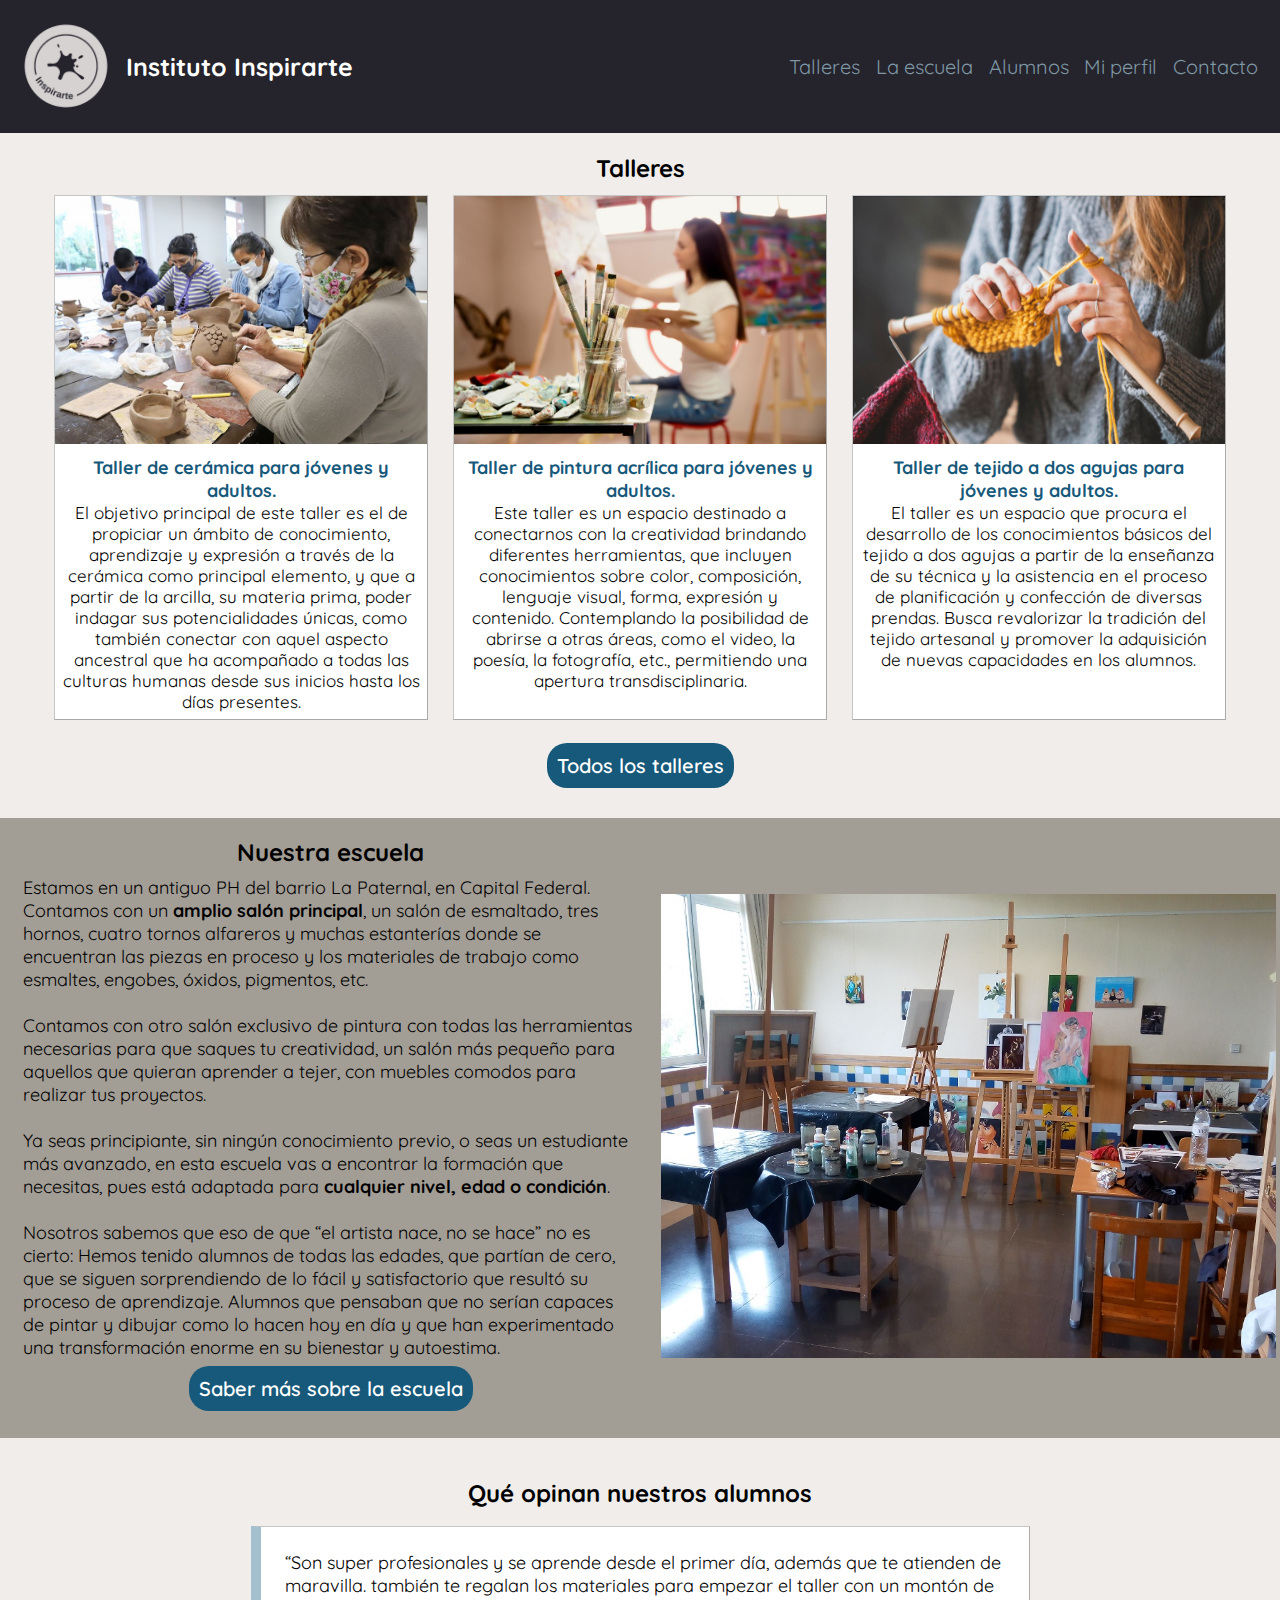
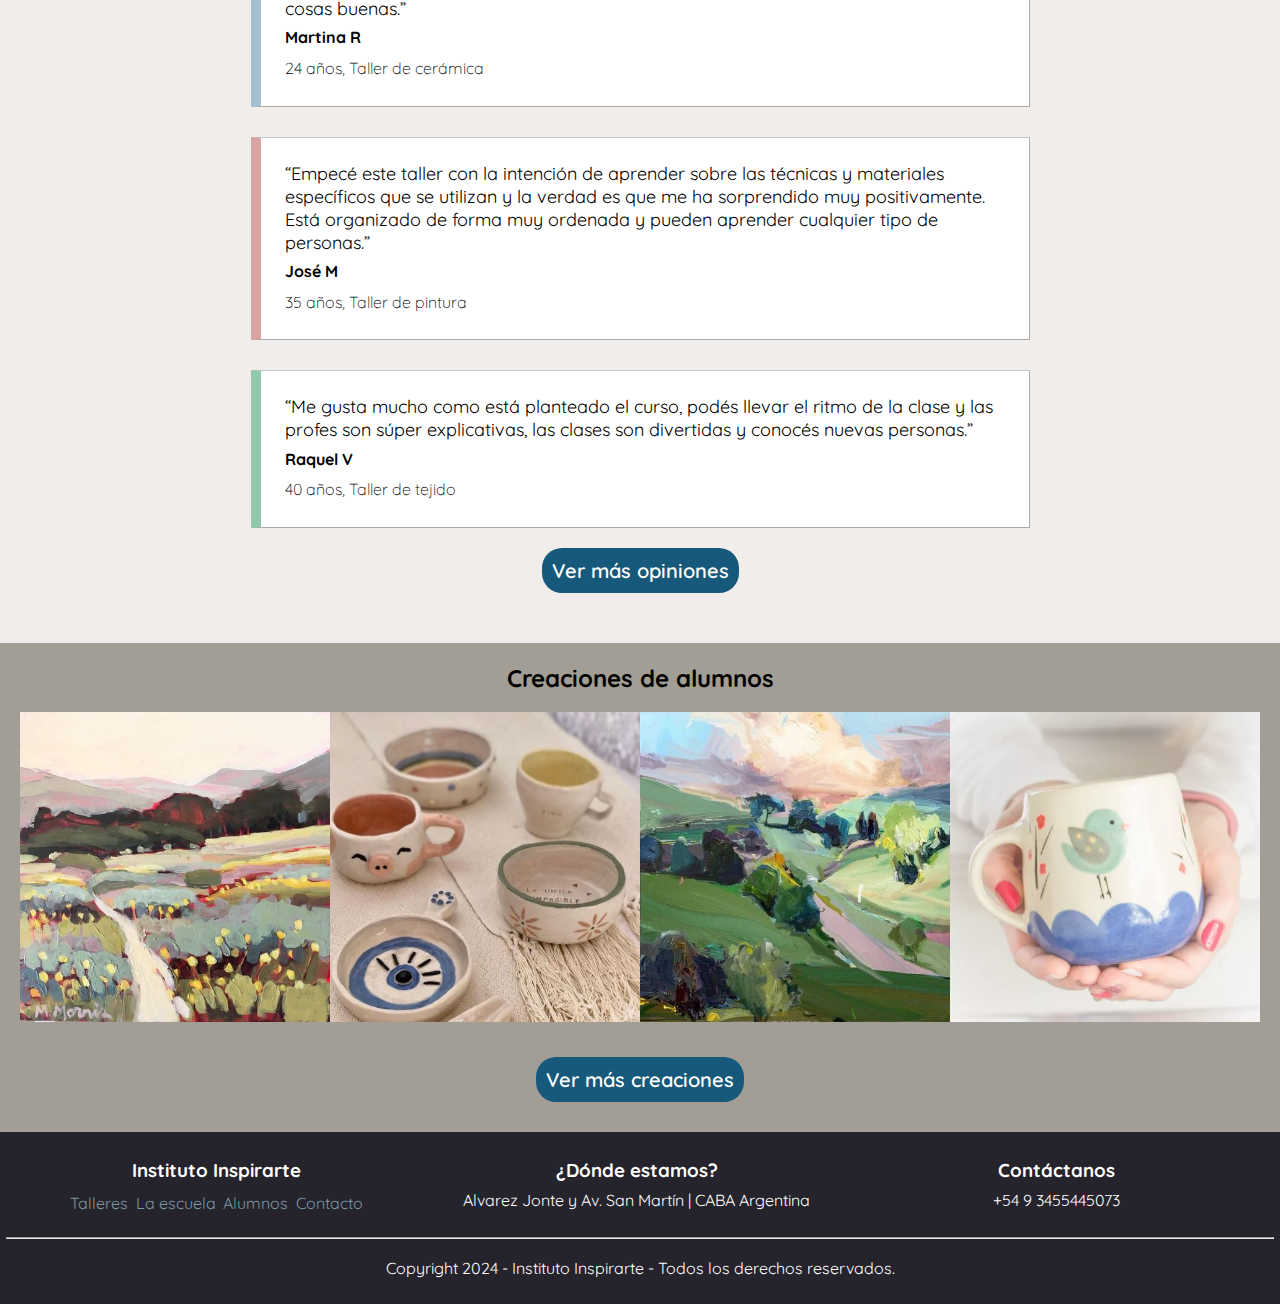
<file: index.html>
<!DOCTYPE html>
<html lang="en">
<head>
    <link rel="preconnect" href="https://fonts.googleapis.com">
    <link rel="preconnect" href="https://fonts.gstatic.com" crossorigin>
    <link href="https://fonts.googleapis.com/css2?family=Quicksand:wght@300..700&display=swap" rel="stylesheet">
    <meta name="viewport" content="width=device-width, initial-scale=1.0">

    <title>Instituto InspirArte</title>
    <link rel="stylesheet" href="CSS/style.css" />
</head>
<body>
    <header class="flex">
        <div class="flex">
          <img src="image/logo.png" class="logo" alt="Logo"/>
     
          <a href="index.html"><h1 class="titulo">Instituto Inspirarte</h1></a>
        </div>
         
         <nav class="navbar flex">
             <ul class="flex">
                 <li><a href="talleres.html">Talleres</a></li>
                 <li><a href="la-escuela.html">La escuela</a></li>
                 <li><a href="alumnos.html">Alumnos</a></li>
                 <li><a href="mi-perfil.html">Mi perfil</a></li>
                 <li><a href="contacto.html">Contacto</a></li>
             </ul>
         </nav>
 
     </header>

<article class=" articulo1 flex bg-light-grey">
    <h2>Talleres</h2>
  <div class="flex">
    <section class="primera-seccion">
       
        <img src="image/taller-de-ceramica.jpg" alt="Taller de cerámica"/>
       <div>
          <a href="talleres2.html#taller-ceramica"><strong>Taller de cerámica para jóvenes y adultos.</strong></a>
          <p>El objetivo principal de este taller es el de propiciar un ámbito de conocimiento, aprendizaje y expresión a través de la cerámica como principal elemento, y que a partir de la arcilla, su materia prima,  poder indagar sus potencialidades únicas, como también conectar con aquel aspecto ancestral que ha acompañado a todas las culturas humanas desde sus inicios hasta los días presentes.</p>
       </div>
    </section>
    <section class="primera-seccion">
        
        <img src="image/taller_de_pintura.jpeg" alt="Taller de pintura"/>
        <div>
          <a href="talleres2.html#taller-pintura"><strong>Taller de pintura acrílica para jóvenes y adultos.</strong></a>
          <p>Este taller es un espacio destinado a conectarnos con la creatividad brindando diferentes herramientas, que incluyen conocimientos sobre color, composición, lenguaje visual, forma, expresión y contenido. Contemplando la posibilidad de abrirse a otras áreas, como el video, la poesía, la fotografía, etc., permitiendo una apertura transdisciplinaria.</p>
        </div>
    </section>
    <section class="primera-seccion">
        
        <img src="image/taller_de_tejido.jpeg" alt="Taller de tejido"/>
        <div>
          <a href="talleres2.html#taller-tejido"><strong>Taller de tejido a dos agujas para jóvenes y adultos.</strong></a>
          <p>El taller es un espacio que procura el desarrollo de los conocimientos básicos del tejido a dos agujas a partir de la enseñanza de su técnica y la asistencia en el proceso de planificación y confección de diversas prendas. Busca revalorizar la tradición del tejido artesanal y promover la adquisición de nuevas capacidades en los alumnos.</p>
        </div>
    </section>

  </div>  

    <div  class="div-aa"><a  class="div-a" href="talleres.html">Todos los talleres</a></div>
</article>

<article class=" articulo2 flex bg-grey">
    <section class="nuestra-escuela">
        <h2>Nuestra escuela</h2>
        <p>
            Estamos en un antiguo PH del barrio La Paternal, en Capital Federal. Contamos con un <b>amplio salón principal</b>, un salón de esmaltado, tres hornos, cuatro tornos alfareros y muchas estanterías donde se encuentran las piezas en proceso y los materiales de trabajo como esmaltes, engobes, óxidos, pigmentos, etc. 
            <br>
            <br>
            Contamos con otro salón exclusivo de pintura con todas las herramientas necesarias para que saques tu creatividad, un salón más pequeño para aquellos que quieran aprender a tejer, con muebles comodos para realizar tus proyectos.
            <br>
            <br>
            Ya seas principiante, sin ningún conocimiento previo, o seas un estudiante más avanzado, en esta escuela vas a encontrar la formación que necesitas, pues está adaptada para <strong>cualquier nivel, edad o condición</strong>.
            <br>
            <br>
            Nosotros sabemos que eso de que “el artista nace, no se hace” no es cierto: Hemos tenido alumnos de todas las edades, que partían de cero, que se siguen sorprendiendo de lo fácil y satisfactorio que resultó su proceso de aprendizaje. Alumnos que pensaban que no serían capaces de pintar y dibujar como lo hacen hoy en día y que han experimentado una transformación enorme en su bienestar y autoestima.
            
        </p>
        <div class="div-aa"><a  class="div-a button-white" href="la-escuela.html">Saber más sobre la escuela</a></div>
    </section>

    <section class="imagen-escuela">
        <img src="image/taller-de-pintura2.jpg" alt="Taller de pintura 2">

    </section>
   
</article>

<article class="articulo3 bg-light-grey">
 <h2>Qué opinan nuestros alumnos</h2>
 <section id ="color-borde1" class="seccion-opiniones">
    <p>
        <q>Son super profesionales y se aprende desde el primer día, además que te atienden de maravilla. también te regalan los materiales para empezar el taller con un montón de cosas buenas.</q>
    </p>
    <h4>Martina R</h4>
    <p class="lighter">24 años, Taller de cerámica</p>
 </section>
 <section id ="color-borde2" class="seccion-opiniones">
    <p>
       <q>Empecé este taller con la intención de aprender sobre las técnicas y materiales específicos que se utilizan y la verdad es que me ha sorprendido muy positivamente. Está organizado de forma muy ordenada y pueden aprender cualquier tipo de personas.</q>
    </p>
    <h4>José M</h4>
    <p class="lighter">35 años, Taller de pintura</p>
 </section>
 
 <section id ="color-borde3" class="seccion-opiniones">
    <p>
          <q>Me gusta mucho como está planteado el curso, podés llevar el ritmo de la clase y las profes son súper explicativas, las clases son divertidas y conocés nuevas personas.</q>
    </p>
    <h4>Raquel V</h4>
    <p class="lighter">40 años, Taller de tejido</p>
 </section>

 <div class="div-aa"><a class="div-a" href="alumnos.html#opiniones">Ver más opiniones</a></div>

</article>

<article class=" articulo4 flex bg-grey">
    <h2>
        Creaciones de alumnos

    </h2>
    <div class="flex">
        <section class="seccion-creaciones">
          <img src="image/creacion1.jpg" alt="creacion alumnos">
        </section>
       
        <section class="seccion-creaciones">
           <img src="image/creacion2.jpg" alt="creacion alumnos">
        </section>
       
        <section class="seccion-creaciones">
          <img src="image/creacion3.jpg" alt="creacion alumnos">
        </section>
       
        <section class="seccion-creaciones">
           <img src="image/creacion4.webp" alt="creacion alumnos">
        </section>

    </div>
   
        
    <div class="div-aa"><a  class="div-a button-white" href="alumnos.html#creaciones">Ver más creaciones</a></div>
</article>

<footer class="flex">
<div class="flex">
    <section class="seccion-footer">
        <h3>Instituto Inspirarte</h3>
        <nav class="flex">
            <a href="talleres.html">Talleres</a>
            <a href="la-escuela.html">La escuela</a>
            <a href="alumnos.html">Alumnos</a>
            <a href="contacto.html">Contacto</a>
        </nav>
    
    </section>
    <section class="seccion-footer">
        <h3>¿Dónde estamos?</h3>
        <p>Alvarez Jonte y Av. San Martín | CABA Argentina</p>
    </section>

    <section class="seccion-footer">
        <h3>Contáctanos</h3>
        <p>+54 9 3455445073</p>
    </section>
</div>   

<div>
    <hr>
    <p class="copy">Copyright 2024 - Instituto Inspirarte - Todos los derechos reservados.</p>
</div>


</footer>





















    
</body>
</html>
</file>
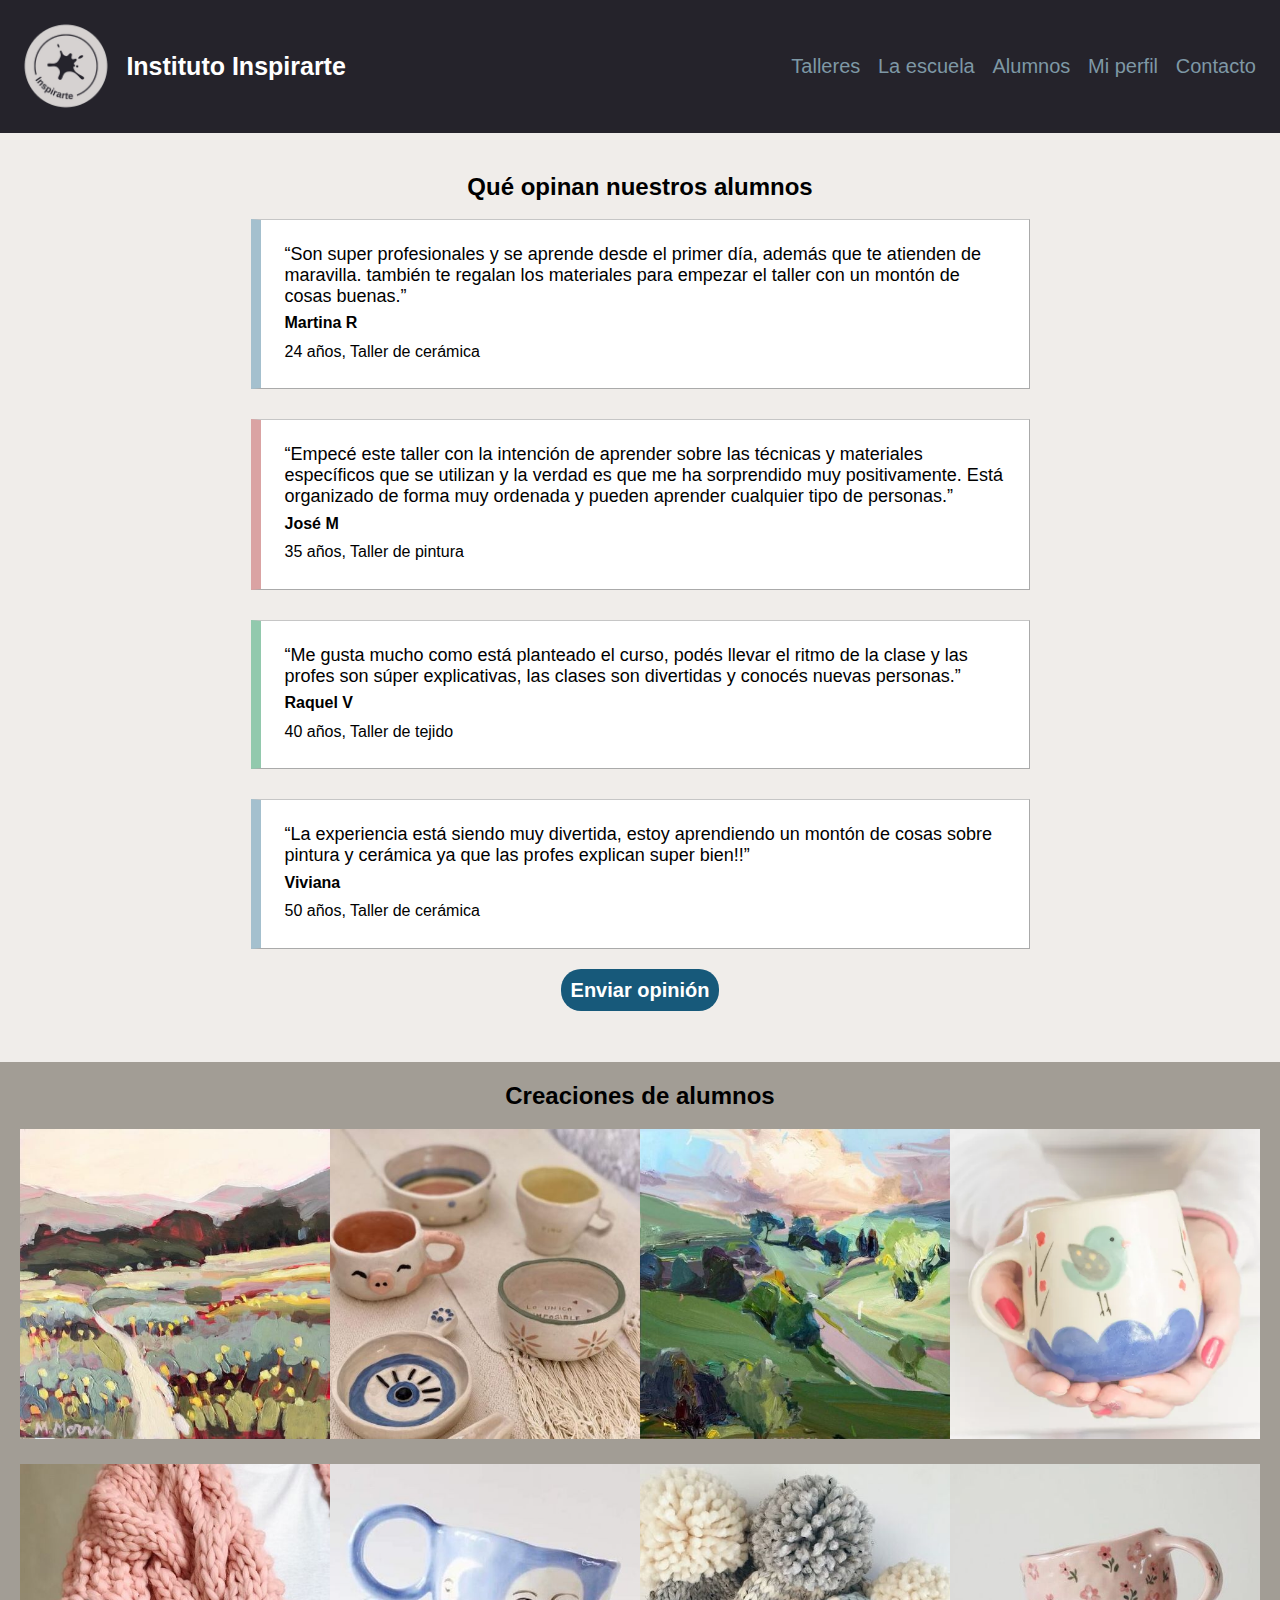
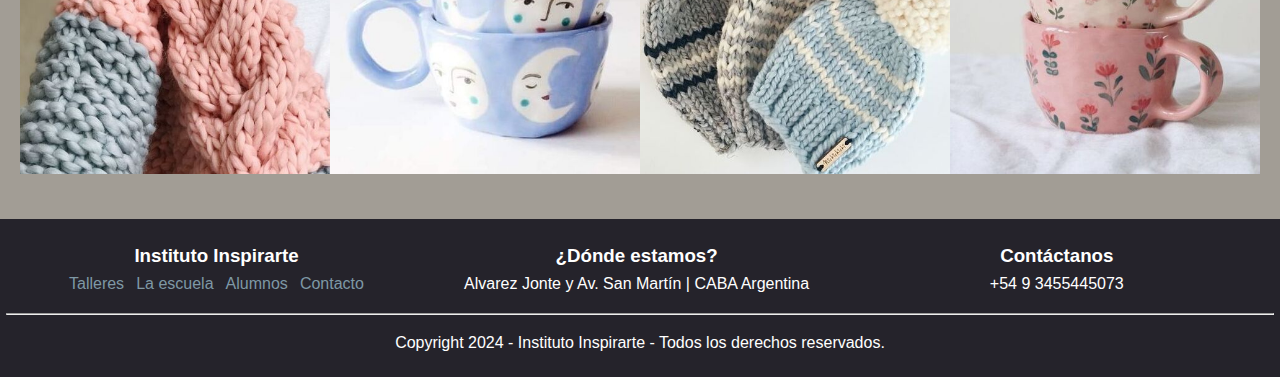
<file: alumnos.html>
<!DOCTYPE html>
<html lang="en">
<head>
    
    <title>Alumnos</title>
    <link rel="stylesheet" href="CSS/style.css" />
    <meta name="viewport" content="width=device-width, initial-scale=1.0">
</head>
<body>
    <header class="flex">
        <div class="flex">
          <img src="image/logo.png" class="logo" alt="Logo"/>
     
          <a href="index.html"><h1 class="titulo">Instituto Inspirarte</h1></a>
        </div>
         
         <nav class="navbar flex">
             <ul class="flex">
                 <li><a href="talleres.html">Talleres</a></li>
                 <li><a href="la-escuela.html">La escuela</a></li>
                 <li><a href="alumnos.html">Alumnos</a></li>
                 <li><a href="mi-perfil.html">Mi perfil</a></li>
                 <li><a href="contacto.html">Contacto</a></li>
             </ul>
         </nav>
 
     </header>


    <article class="articulo3 bg-light-grey">
        <h2 id="opiniones">Qué opinan nuestros alumnos</h2>
        <section id ="color-borde1" class="seccion-opiniones">
           <p>
               <q>Son super profesionales y se aprende desde el primer día, además que te atienden de maravilla. también te regalan los materiales para empezar el taller con un montón de cosas buenas.</q>
           </p>
           <h4>Martina R</h4>
           <p class="lighter">24 años, Taller de cerámica</p>
        </section>
        <section id ="color-borde2" class="seccion-opiniones">
           <p>
              <q>Empecé este taller con la intención de aprender sobre las técnicas y materiales específicos que se utilizan y la verdad es que me ha sorprendido muy positivamente. Está organizado de forma muy ordenada y pueden aprender cualquier tipo de personas.</q>
           </p>
           <h4>José M</h4>
           <p class="lighter">35 años, Taller de pintura</p>
        </section>
        
        <section id ="color-borde3" class="seccion-opiniones">
           <p>
                 <q>Me gusta mucho como está planteado el curso, podés llevar el ritmo de la clase y las profes son súper explicativas, las clases son divertidas y conocés nuevas personas.</q>
           </p>
           <h4>Raquel V</h4>
           <p class="lighter">40 años, Taller de tejido</p>
        </section>

        <section id="color-borde4" class="seccion-opiniones">
            <p>
                <q>La experiencia está siendo muy divertida, estoy aprendiendo un montón de cosas sobre pintura y cerámica ya que las profes explican super bien!!</q>
            </p>
            <h4>Viviana</h4>
            <p class="lighter">50 años, Taller de cerámica</p>
         </section>

         <div class="div-aa"><a  class="div-a" href="opiniones.html">Enviar opinión</a></div>

       </article>


       <article class="articulo4 flex bg-grey">
        <h2 id="creaciones">
            Creaciones de alumnos
    
        </h2>
        <div class="flex">
            <section class="seccion-creaciones" >
                <img src="image/creacion1.jpg" alt="creacion alumnos">
               </section>
           
               <section class="seccion-creaciones">
                 <img src="image/creacion2.jpg" alt="creacion alumnos">
               </section>
           
               <section class="seccion-creaciones">
                 <img src="image/creacion3.jpg" alt="creacion alumnos">
               </section>
           
               <section class="seccion-creaciones">
                <img src="image/creacion4.webp" alt="creacion alumnos">
               </section>
        </div>
        <div class="flex">
       
            <section class="seccion-creaciones">
             <img src="image/creacion5.jpg" alt="creacion alumnos">
            </section>
              
            <section class="seccion-creaciones">
              <img src="image/creacion6.jpg" alt="creacion alumnos">
            </section>
              
            <section class="seccion-creaciones">
             <img src="image/creacion7.jpg" alt="creacion alumnos">
            </section>
              
            <section class="seccion-creaciones">
              <img src="image/creacion8.jpg" alt="creacion alumnos">
            </section>
        </div>
       
            
        
    </article>




    <footer class="flex">
        <div class="flex">
            <section class="seccion-footer">
                <h3>Instituto Inspirarte</h3>
                <nav>
                    <a href="talleres.html">Talleres</a>
                    <a href="la-escuela.html">La escuela</a>
                    <a href="alumnos.html">Alumnos</a>
                    <a href="contacto.html">Contacto</a>
                </nav>
            
            </section>
            <section class="seccion-footer">
                <h3>¿Dónde estamos?</h3>
                <p>Alvarez Jonte y Av. San Martín | CABA Argentina</p>
            </section>
        
            <section class="seccion-footer">
                <h3>Contáctanos</h3>
                <p>+54 9 3455445073</p>
            </section>
        </div>   
        
        <div>
            <hr>
            <p class="copy">Copyright 2024 - Instituto Inspirarte - Todos los derechos reservados.</p>
        </div>
        
        
        </footer>
















</body>
</html>
</file>
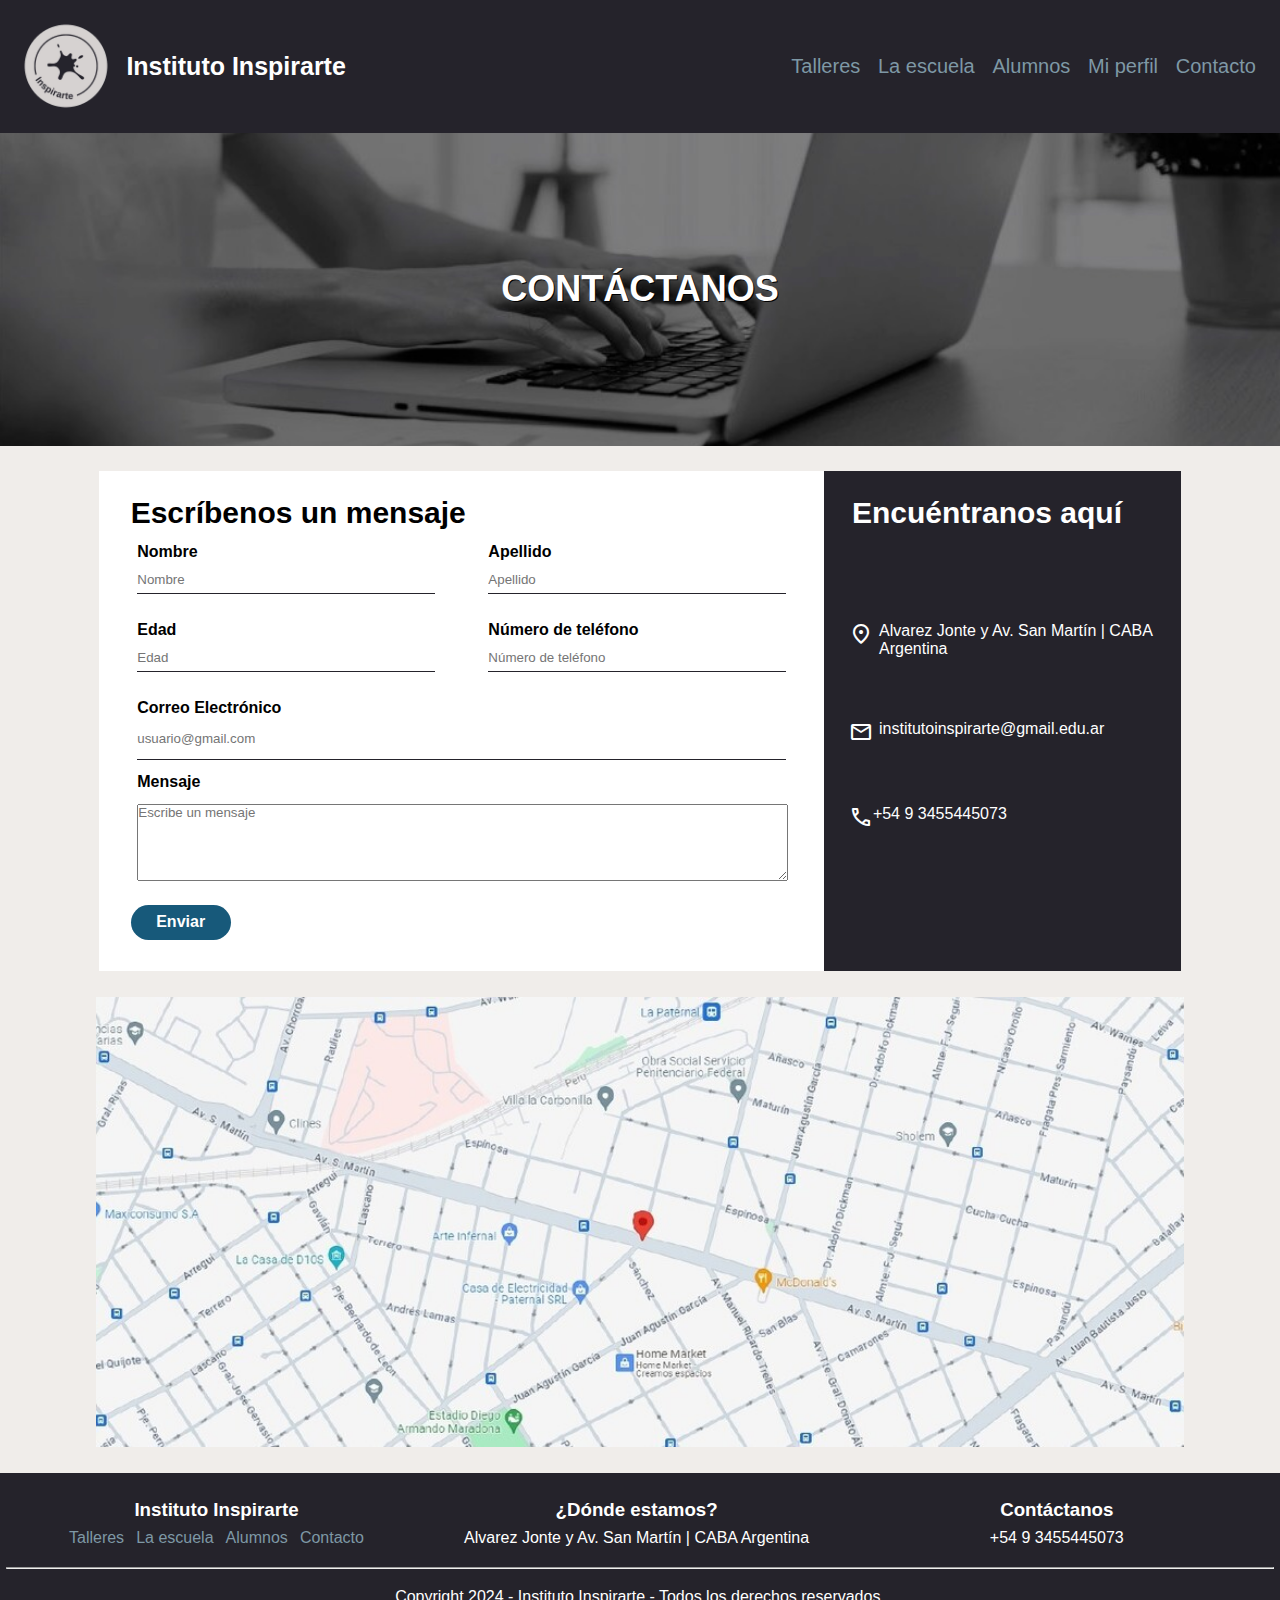
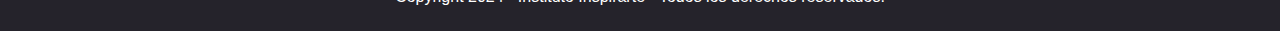
<file: contacto.html>
<!DOCTYPE html>
<html lang="en">
<head>

    <link rel="stylesheet" href="https://fonts.googleapis.com/css2?family=Material+Symbols+Outlined:opsz,wght,FILL,GRAD@20..48,100..700,0..1,-50..200" />
    
    <title>Contacto</title>
    <link rel="stylesheet" href="CSS/style.css" />
    <meta name="viewport" content="width=device-width, initial-scale=1.0">
</head>
<body>
    <header class="flex">
        <div class="flex">
          <img src="image/logo.png" class="logo" alt="Logo"/>
     
          <a href="index.html"><h1 class="titulo">Instituto Inspirarte</h1></a>
        </div>
         
         <nav class="navbar flex">
             <ul class="flex">
                 <li><a href="talleres.html">Talleres</a></li>
                 <li><a href="la-escuela.html">La escuela</a></li>
                 <li><a href="alumnos.html">Alumnos</a></li>
                 <li><a href="mi-perfil.html">Mi perfil</a></li>
                 <li><a href="contacto.html">Contacto</a></li>
             </ul>
         </nav>
 
    </header>



    <section class="bg-blue img-contact flex">
        <h1>Contáctanos</h1>

    </section>




    <section class="contact bg-light-grey flex">

        <div class="bg-white container-white">
            <div class="form-title">
                <h1>
                    Escríbenos un mensaje
                </h1>
            </div>
            
            <form autocomplete="off" class="bg-white">

                <div class="box-info flex">
                    <div class="info"> 
                        <label for="name">Nombre</label>
              
                        <input type="text" id="name" placeholder="Nombre" required/>
                      </div>
              
                      <div class="info">
                         <label for="last-name">Apellido</label>
              
                         <input type="text" id="last-name" placeholder="Apellido" required/>
                      </div>
                    </div> 
                    
                    <div class="box-info flex">

                        <div class="info">
                            <label for="age">Edad</label>
                 
                            <input type="number" id="age" placeholder="Edad" required />
                        </div>
                
                        <div class="info">
                            <label for="phone">Número de teléfono</label>
                 
                            <input type="tel" id="phone" placeholder="Número de teléfono" required />
                        </div>

                    </div>
              
                    <div class="box-info2 flex">
              
                      <div class="info">
                          <label for="email">Correo Electrónico</label>
               
                          <input type="email" id="email" placeholder="usuario@gmail.com" required />
                      </div>

                      <div class="info">
                         <label for="message">Mensaje</label>
             
                         <textarea id="message" rows="5" placeholder="Escribe un mensaje" ></textarea>
                      </div>

                    </div>


                    <div>
                        <button>Enviar</button>
                    </div>
                    
                      
                </div>
    
                
               
            </form>

        </div>
       

        <div class="bg-blue container-blue flex">

            <div class="form-title2">
                <h1>Encuéntranos aquí</h1>
            </div>

           <div class="box-info-contact">
            <div class="flex info-contact">

                <span class="material-symbols-outlined icon">
                    location_on
                </span>
               <p>Alvarez Jonte y Av. San Martín | CABA Argentina</p>

            </div>

            <div class="flex info-contact">
                <span class="material-symbols-outlined icon">
                    mail
                </span>
                
               <p>institutoinspirarte@gmail.edu.ar</p>
            </div>

            <div class="flex info-contact">
                <span class="material-symbols-outlined ">
                    call
                </span>
                <p>+54 9 3455445073</p>
            </div>
           </div>
           


        </div>
    </section>


    <div  class="bg-light-grey flex maps">
        <img src="image/maps.jpg" alt="Google Maps">

    </div>



   


    <footer class="flex">
        <div class="flex">
            <section class="seccion-footer">
                <h3>Instituto Inspirarte</h3>
                <nav>
                    <a href="talleres.html">Talleres</a>
                    <a href="Laescuela.html">La escuela</a>
                    <a href="alumnos.html">Alumnos</a>
                    <a href="contacto.html">Contacto</a>
                </nav>
            
            </section>
            <section class="seccion-footer">
                <h3>¿Dónde estamos?</h3>
                <p>Alvarez Jonte y Av. San Martín | CABA Argentina</p>
            </section>
        
            <section class="seccion-footer">
                <h3>Contáctanos</h3>
                <p>+54 9 3455445073</p>
            </section>
        </div>   
        
        <div>
            <hr>
            <p class="copy">Copyright 2024 - Instituto Inspirarte - Todos los derechos reservados.</p>
        </div>
        
        
        </footer>











</body>
</html>
</file>
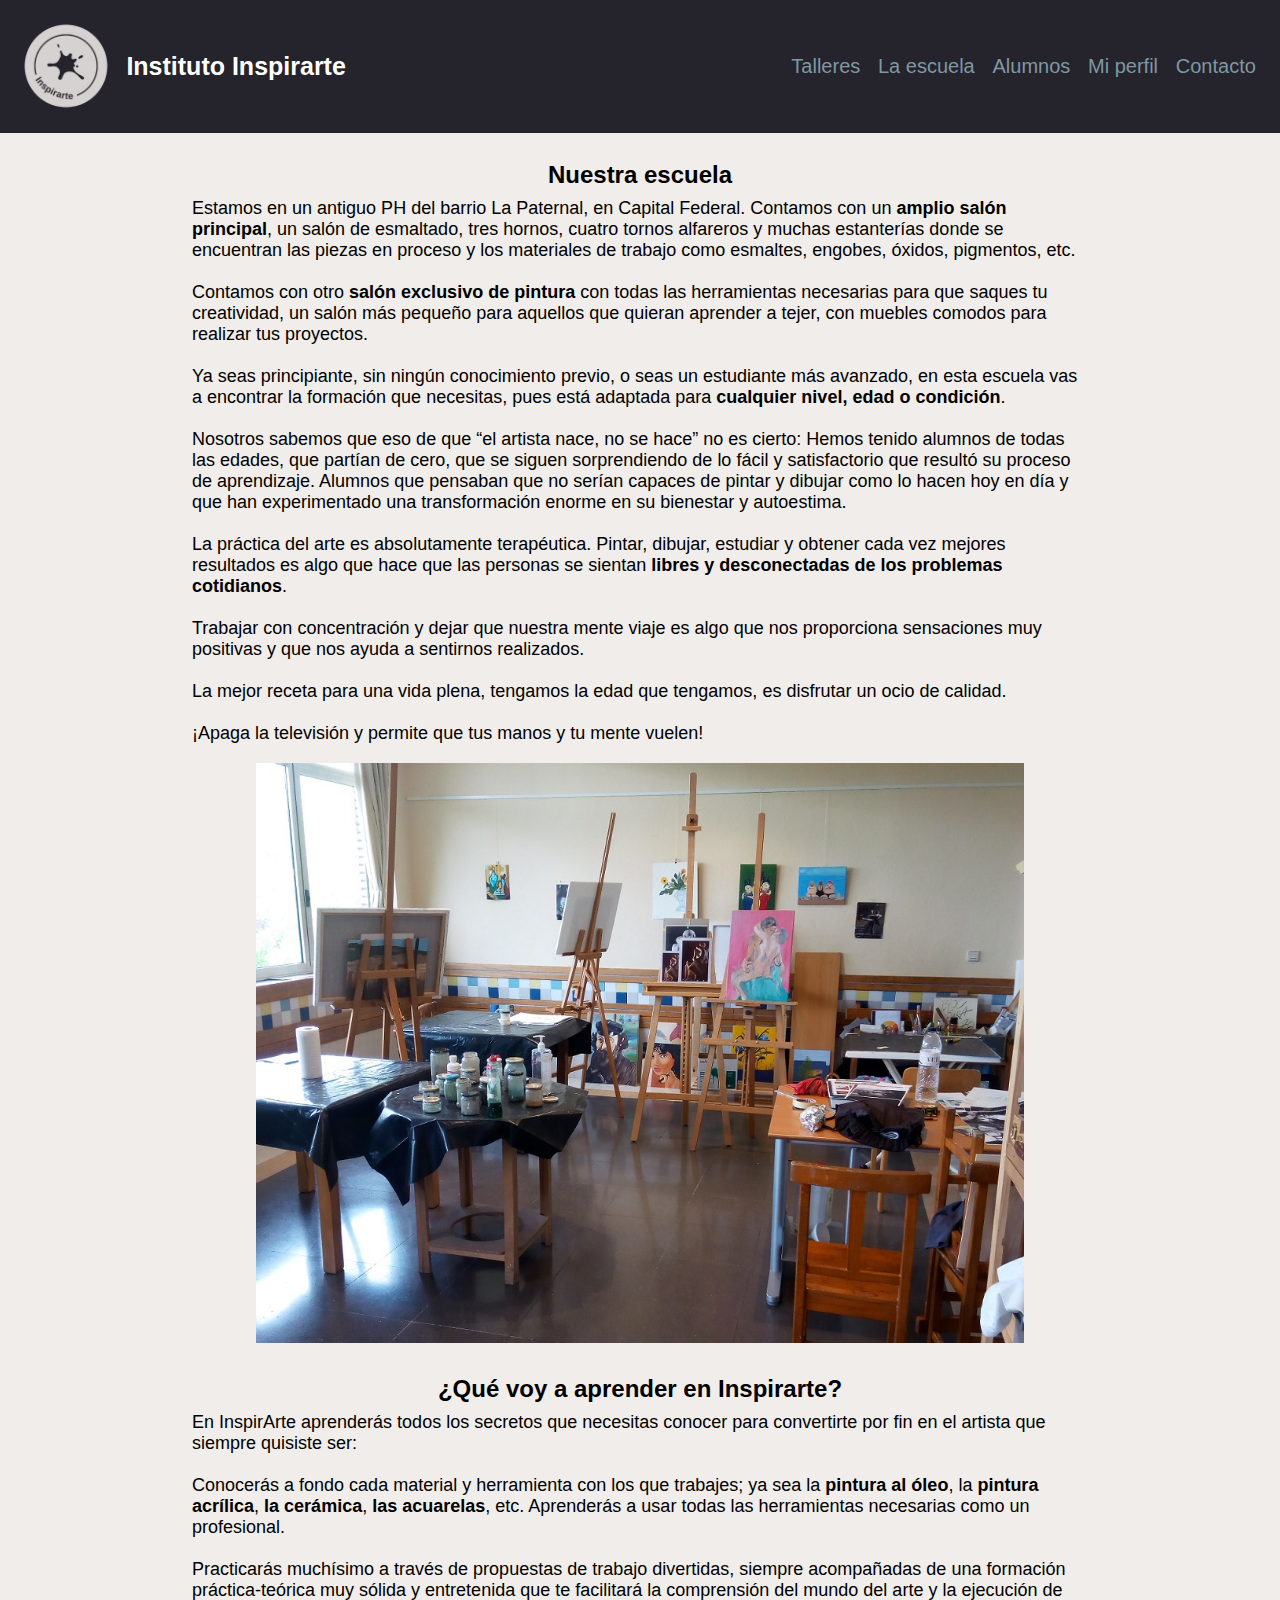
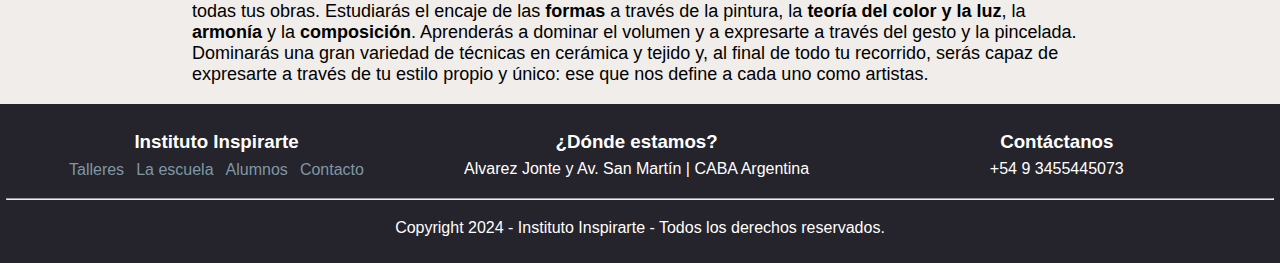
<file: la-escuela.html>
<!DOCTYPE html>
<html lang="en">
<head>
    
    <title>La escuela</title>
    <link rel="stylesheet" href="CSS/style.css" />
    <meta name="viewport" content="width=device-width, initial-scale=1.0">
</head>
<body>
    
    <header class="flex">
       <div class="flex">
         <img src="image/logo.png" class="logo" alt="Logo"/>
    
         <a href="index.html"><h1 class="titulo">Instituto Inspirarte</h1></a>
       </div>
        
        <nav class="navbar flex">
            <ul class="flex">
                <li><a href="talleres.html">Talleres</a></li>
                <li><a href="la-escuela.html">La escuela</a></li>
                <li><a href="alumnos.html">Alumnos</a></li>
                <li><a href="mi-perfil.html">Mi perfil</a></li>
                <li><a href="contacto.html">Contacto</a></li>
            </ul>
        </nav>

    </header>

    <article class="bg-light-grey">
        <section class="nuestra-escuela2">
            <h2>Nuestra escuela</h2>
            <p>
                Estamos en un antiguo PH del barrio La Paternal, en Capital Federal. Contamos con un <b>amplio salón principal</b>, un salón de esmaltado, tres hornos, cuatro tornos alfareros y muchas estanterías donde se encuentran las piezas en proceso y los materiales de trabajo como esmaltes, engobes, óxidos, pigmentos, etc. 
                <br>
                <br>
                Contamos con otro <b>salón exclusivo de pintura</b> con todas las herramientas necesarias para que saques tu creatividad, un salón más pequeño para aquellos que quieran aprender a tejer, con muebles comodos para realizar tus proyectos.
                <br>
                <br>
                Ya seas principiante, sin ningún conocimiento previo, o seas un estudiante más avanzado, en esta escuela vas a encontrar la formación que necesitas, pues está adaptada para <strong>cualquier nivel, edad o condición</strong>.
                <br>
                <br>
                Nosotros sabemos que eso de que “el artista nace, no se hace” no es cierto: Hemos tenido alumnos de todas las edades, que partían de cero, que se siguen sorprendiendo de lo fácil y satisfactorio que resultó su proceso de aprendizaje. Alumnos que pensaban que no serían capaces de pintar y dibujar como lo hacen hoy en día y que han experimentado una transformación enorme en su bienestar y autoestima.
                <br>
                <br>
                La práctica del arte es absolutamente terapéutica. Pintar, dibujar, estudiar y obtener cada vez mejores resultados es algo que hace que las personas se sientan <b>libres y desconectadas de los problemas cotidianos</b>.
                <br>
                <br>
                Trabajar con concentración y dejar que nuestra mente viaje es algo que nos proporciona sensaciones muy positivas y que nos ayuda a sentirnos realizados.
                <br>
                <br>
                La mejor receta para una vida plena, tengamos la edad que tengamos, es disfrutar un ocio de calidad.
                <br>
                <br>
                ¡Apaga la televisión y permite que tus manos y tu mente vuelen!
            </p>
            
        </section>
    
        <section class="imagen-escuela2">
            <img src="image/taller-de-pintura2.jpg" alt="Taller de pintura 2">
    
        </section>

        <section class="nuestra-escuela2">
            <h2>¿Qué voy a aprender en Inspirarte?</h2>
            <p>
                En InspirArte aprenderás todos los secretos que necesitas conocer para convertirte por fin en el artista que siempre quisiste ser:
                <br>
                <br>
                Conocerás a fondo cada material y herramienta con los que trabajes; ya sea la <b>pintura al óleo</b>, la <b>pintura acrílica</b>, <b>la cerámica</b>, <b>las acuarelas</b>, etc. Aprenderás a usar todas las herramientas necesarias como un profesional.
                <br>
                <br>
                Practicarás muchísimo a través de propuestas de trabajo divertidas, siempre acompañadas de una formación práctica-teórica muy sólida y entretenida que te facilitará la comprensión del mundo del arte y la ejecución de todas tus obras. Estudiarás el encaje de las <b>formas</b> a través de la pintura, la <b>teoría del color y la luz</b>, la <b>armonía</b> y la <b>composición</b>. Aprenderás a dominar el volumen y a expresarte a través del gesto y la pincelada. Dominarás una gran variedad de técnicas en cerámica y tejido y, al final de todo tu recorrido, serás capaz de expresarte a través de tu estilo propio y único: ese que nos define a cada uno como artistas.
            </p>
        </section>
       
    </article>






    <footer class="flex">
        <div class="flex">
            <section class="seccion-footer">
                <h3>Instituto Inspirarte</h3>
                <nav>
                    <a href="talleres.html">Talleres</a>
                    <a href="la-escuela.html">La escuela</a>
                    <a href="alumnos.html">Alumnos</a>
                    <a href="contacto.html">Contacto</a>
                </nav>
            
            </section>
            <section class="seccion-footer">
                <h3>¿Dónde estamos?</h3>
                <p>Alvarez Jonte y Av. San Martín | CABA Argentina</p>
            </section>
        
            <section class="seccion-footer">
                <h3>Contáctanos</h3>
                <p>+54 9 3455445073</p>
            </section>
        </div>   
        
        <div>
            <hr>
            <p class="copy">Copyright 2024 - Instituto Inspirarte - Todos los derechos reservados.</p>
        </div>
        
        
        </footer>















</body>
</html>
</file>
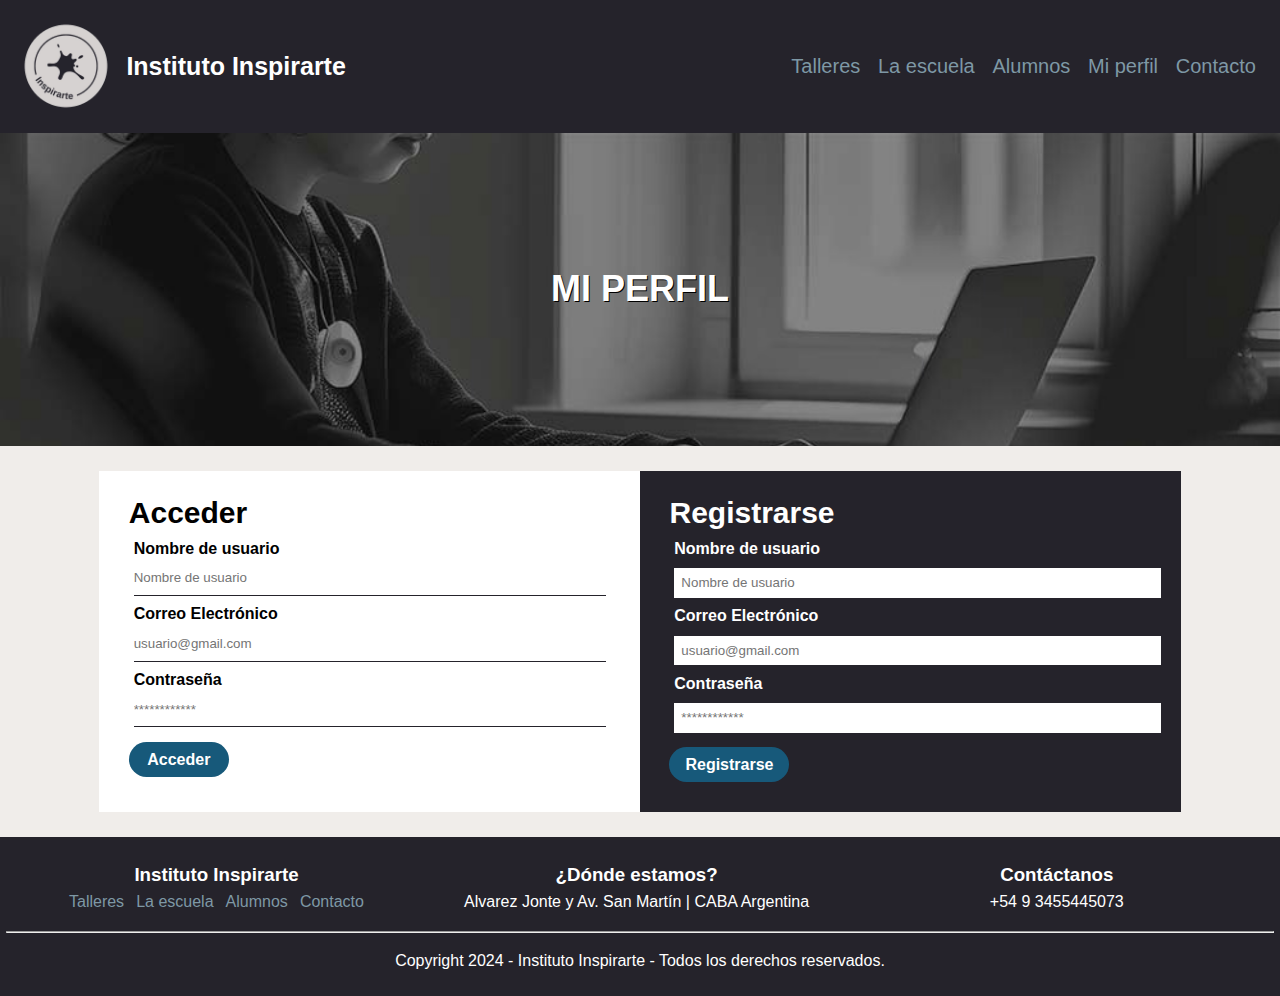
<file: mi-perfil.html>
<!DOCTYPE html>
<html lang="en">
<head>
    
    <title>Mi perfil</title>
    <link rel="stylesheet" href="CSS/style.css" />
    <meta name="viewport" content="width=device-width, initial-scale=1.0">
</head>
<body>
    
    <header class="flex">
        <div class="flex">
          <img src="image/logo.png" class="logo" alt="Logo"/>
     
          <a href="index.html"><h1 class="titulo">Instituto Inspirarte</h1></a>
        </div>
         
         <nav class="navbar flex">
             <ul class="flex">
                 <li><a href="talleres.html">Talleres</a></li>
                 <li><a href="la-escuela.html">La escuela</a></li>
                 <li><a href="alumnos.html">Alumnos</a></li>
                 <li><a href="mi-perfil.html">Mi perfil</a></li>
                 <li><a href="contacto.html">Contacto</a></li>
             </ul>
         </nav>
 
     </header>

     <section class="bg-blue img-perfil flex">
        <h1>Mi perfil</h1>

    </section>
     

    <section class="contact bg-light-grey flex">

        <div class="bg-white container-white2">
            <div class="form-title">
                <h1>
                    Acceder
                </h1>
            </div>
            
            <form autocomplete="off" class="bg-white">

                <div class="box-info2 flex">
                    <div class="info"> 
                        <label for="name">Nombre de usuario</label>
              
                        <input type="text" id="name" placeholder="Nombre de usuario" required/>
                    </div>
              
                    <div class="info">
                        <label for="email">Correo Electrónico</label>
             
                        <input type="email" id="email" placeholder="usuario@gmail.com" required />
                    </div>

                    <div class="info">
                        <label for="password">Contraseña</label>
             
                        <input type="password" id="password" placeholder="************" required />
                    </div>
                </div> 

                <div>
                    <button>Acceder</button>
                </div>
            
                
            </form>

        </div>
       

        <div class="bg-blue container-blue2">

            <div class="form-title">
                <h1>Registrarse</h1>
            </div>

            <form autocomplete="off" >

                <div class="box-info2 flex">
                    <div class="info"> 
                        <label for="name2">Nombre de usuario</label>
              
                        <input class="input-blue" type="text" id="name2" placeholder="Nombre de usuario" required/>
                    </div>
              
                    <div class="info">
                        <label for="email2">Correo Electrónico</label>
             
                        <input class="input-blue" type="email" id="email2" placeholder="usuario@gmail.com" required />
                    </div>

                    <div class="info">
                        <label for="password2">Contraseña</label>
             
                        <input class="input-blue" type="password" id="password2" placeholder="************" required />
                    </div>
                </div> 

                <div>
                    <button class="registrarse">Registrarse</button>
                </div>
            
                
            </form>
           


        </div>
       

    </section>


    <footer class="flex">
        <div class="flex">
            <section class="seccion-footer">
                <h3>Instituto Inspirarte</h3>
                <nav>
                    <a href="talleres.html">Talleres</a>
                    <a href="Laescuela.html">La escuela</a>
                    <a href="alumnos.html">Alumnos</a>
                    <a href="contacto.html">Contacto</a>
                </nav>
            
            </section>
            <section class="seccion-footer">
                <h3>¿Dónde estamos?</h3>
                <p>Alvarez Jonte y Av. San Martín | CABA Argentina</p>
            </section>
        
            <section class="seccion-footer">
                <h3>Contáctanos</h3>
                <p>+54 9 3455445073</p>
            </section>
        </div>   
        
        <div>
            <hr>
            <p class="copy">Copyright 2024 - Instituto Inspirarte - Todos los derechos reservados.</p>
        </div>
        
        
        </footer>




















</body>
</html>
</file>
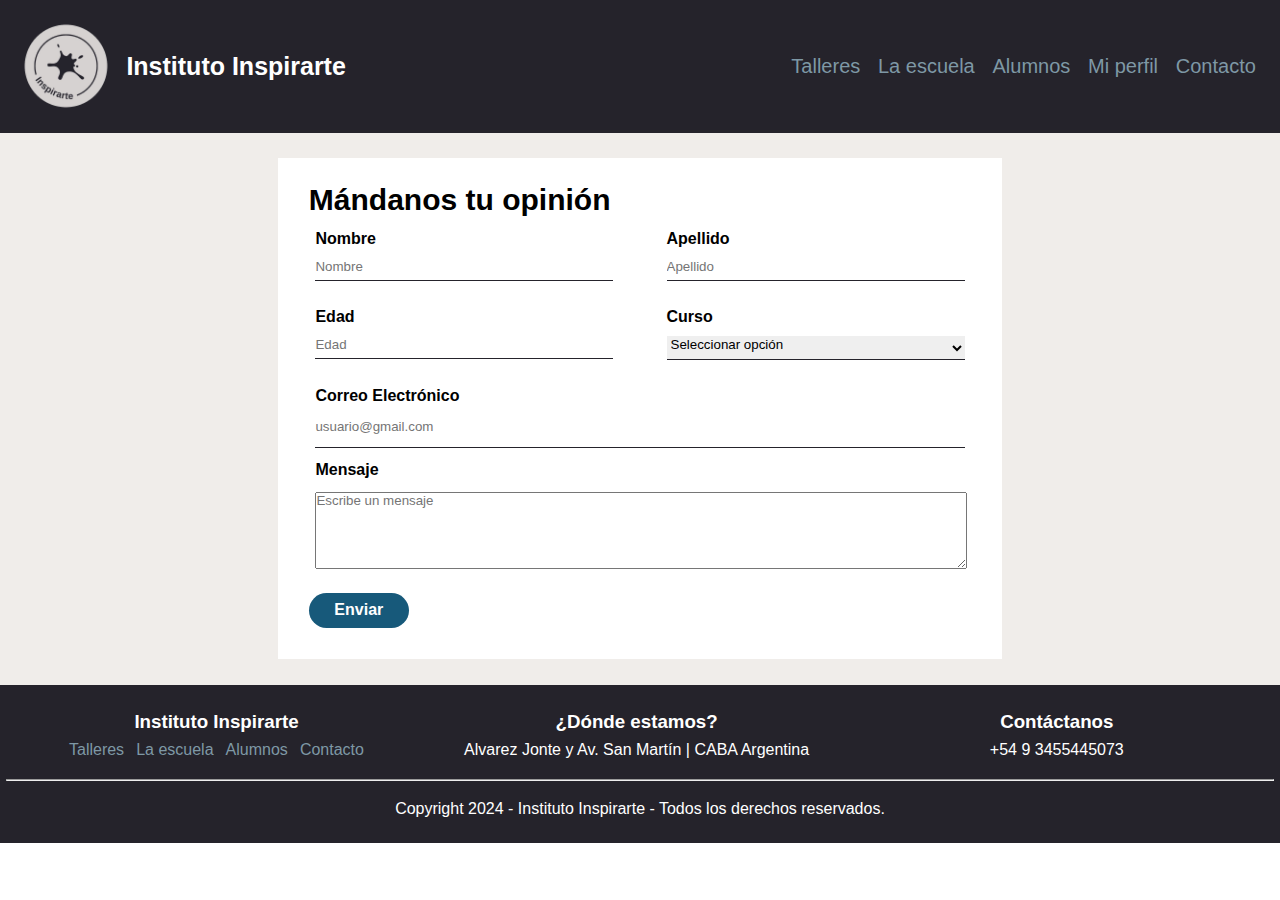
<file: opiniones.html>
<!DOCTYPE html>
<html lang="en">
<head>
   
    <title>Opiniones</title>
    <link rel="stylesheet" href="CSS/style.css" />
    <meta name="viewport" content="width=device-width, initial-scale=1.0">
</head>
<body>
    
    <header class="flex">
        <div class="flex">
          <img src="image/logo.png" class="logo" alt="Logo"/>
     
          <a href="index.html"><h1 class="titulo">Instituto Inspirarte</h1></a>
        </div>
         
         <nav class="navbar flex">
             <ul class="flex">
                 <li><a href="talleres.html">Talleres</a></li>
                 <li><a href="la-escuela.html">La escuela</a></li>
                 <li><a href="alumnos.html">Alumnos</a></li>
                 <li><a href="mi-perfil.html">Mi perfil</a></li>
                 <li><a href="contacto.html">Contacto</a></li>
             </ul>
         </nav>
 
    </header>

    <section class="contact bg-light-grey flex">

        <div class="bg-white container-white">
            <div class="form-title">
                <h1>
                    Mándanos tu opinión
                </h1>
            </div>
            
            <form autocomplete="off" class="bg-white">

                <div class="box-info flex">
                    <div class="info"> 
                        <label for="name">Nombre</label>
              
                        <input type="text" id="name" placeholder="Nombre" required/>
                      </div>
              
                      <div class="info">
                         <label for="last-name">Apellido</label>
              
                         <input type="text" id="last-name" placeholder="Apellido" required/>
                      </div>
                    </div> 
                    
                    <div class="box-info flex">

                        <div class="info">
                            <label for="age">Edad</label>
                 
                            <input type="number" id="age" placeholder="Edad" required />
                        </div>
                
                        <div class="info">
                            <label for="opinion">Curso</label>
                 
                            <select id="opinion" name="curso">
                                <option value="" selected disabled>Seleccionar opción
                               </option>
                                <option value="ceramica">Taller de cerámica</option>
                                <option value="ddl">Taller de pintura</option>
                                <option value="fresa">Taller de tejido</option>
                            </select> 
                        </div>

                    </div>
              
                    <div class="box-info2 flex">
              
                      <div class="info">
                          <label for="email">Correo Electrónico</label>
               
                          <input type="email" id="email" placeholder="usuario@gmail.com" required />
                      </div>

                      <div class="info">
                         <label for="message">Mensaje</label>
             
                         <textarea id="message" rows="5" placeholder="Escribe un mensaje" ></textarea>
                      </div>

                    </div>


                    <div>
                        <button>Enviar</button>
                    </div>
                    
                      
                </div>
    
                
               
            </form>

        </div>

    </section>















    <footer class="flex">
        <div class="flex">
            <section class="seccion-footer">
                <h3>Instituto Inspirarte</h3>
                <nav>
                    <a href="talleres.html">Talleres</a>
                    <a href="la-escuela.html">La escuela</a>
                    <a href="alumnos.html">Alumnos</a>
                    <a href="contacto.html">Contacto</a>
                </nav>
            
            </section>
            <section class="seccion-footer">
                <h3>¿Dónde estamos?</h3>
                <p>Alvarez Jonte y Av. San Martín | CABA Argentina</p>
            </section>
        
            <section class="seccion-footer">
                <h3>Contáctanos</h3>
                <p>+54 9 3455445073</p>
            </section>
        </div>   
        
        <div>
            <hr>
            <p class="copy">Copyright 2024 - Instituto Inspirarte - Todos los derechos reservados.</p>
        </div>
        
        
        </footer>

</body>
</html>
</file>
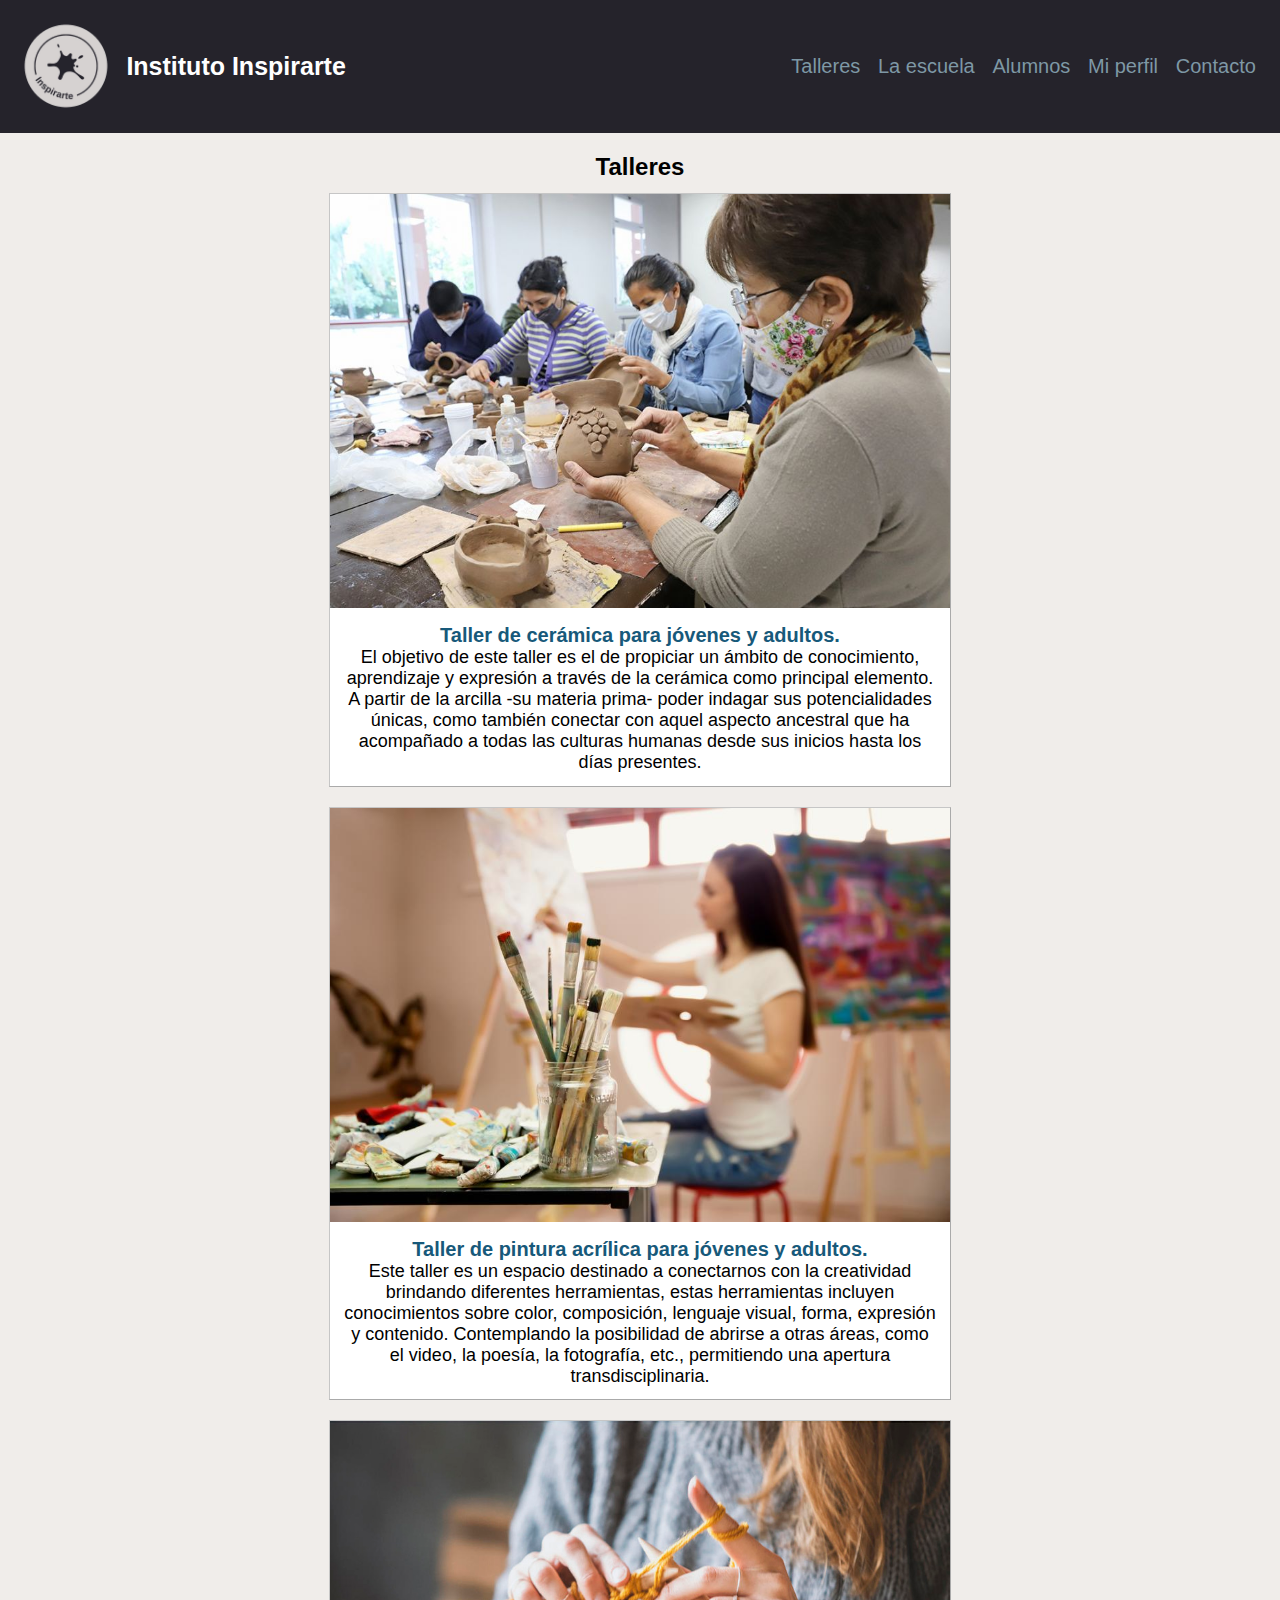
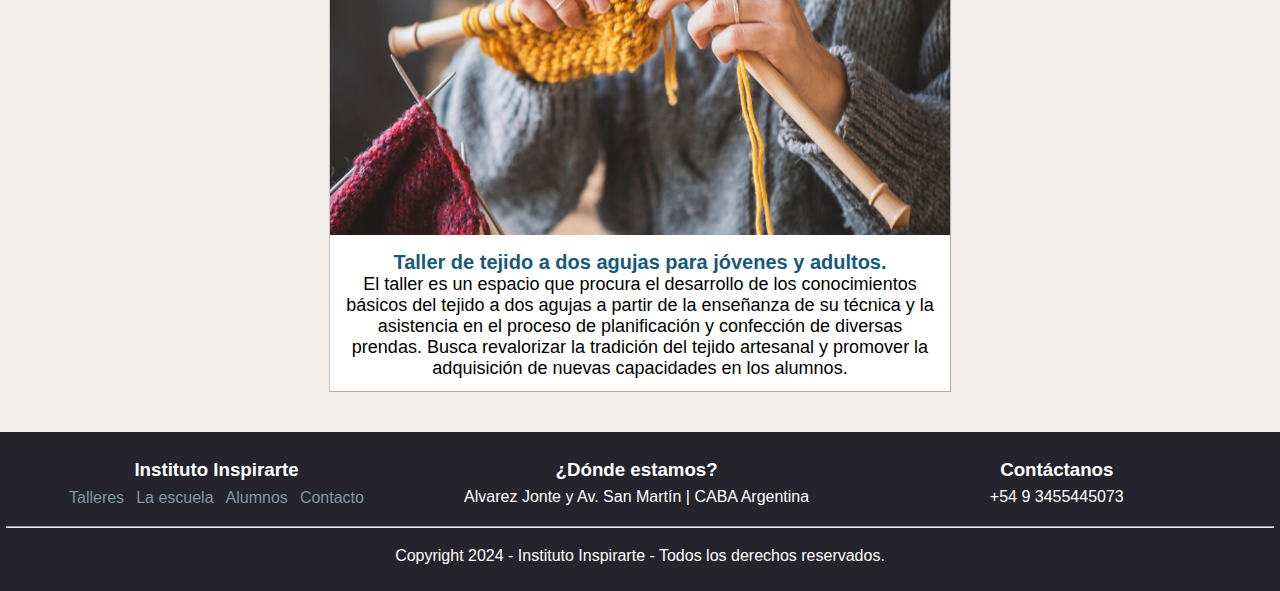
<file: talleres.html>
<!DOCTYPE html>
<html lang="en">
<head>
    
    <title>Talleres</title>
    <link rel="stylesheet" href="CSS/style.css" />
    <meta name="viewport" content="width=device-width, initial-scale=1.0">
</head>
<body>
    
    <header class="flex">
        <div class="flex">
          <img src="image/logo.png" class="logo" alt="Logo"/>
     
          <a href="index.html"><h1 class="titulo">Instituto Inspirarte</h1></a>
        </div>
         
         <nav class="navbar flex">
             <ul class="flex">
                 <li><a href="talleres.html">Talleres</a></li>
                 <li><a href="la-escuela.html">La escuela</a></li>
                 <li><a href="alumnos.html">Alumnos</a></li>
                 <li><a href="mi-perfil.html">Mi perfil</a></li>
                 <li><a href="contacto.html">Contacto</a></li>
             </ul>
         </nav>
 
     </header>

    <article class="articulo-talleres bg-light-grey">
        <h2>Talleres</h2>
        <section class="primera-seccion-talleres">
           
            <img src="image/taller-de-ceramica.jpg" alt="Taller de cerámica"/>
           <div>
              <a href="talleres2.html#taller-ceramica">Taller de cerámica para jóvenes y adultos.</a>
              <p>El objetivo de este taller es el de propiciar un ámbito de conocimiento, aprendizaje y expresión a través de la cerámica como principal elemento.  A partir de la arcilla -su materia prima- poder indagar sus potencialidades únicas, como también conectar con aquel aspecto ancestral que ha acompañado a todas las culturas humanas desde sus inicios hasta los días presentes.</p>
           </div>
        </section>
        <section class="primera-seccion-talleres">
            
            <img src="image/taller_de_pintura.jpeg" alt="Taller de pintura"/>
            <div>
              <a href="talleres2.html#taller-pintura">Taller de pintura acrílica para jóvenes y adultos.</a>
              <p>Este taller es un espacio destinado a conectarnos con la creatividad brindando diferentes herramientas, estas herramientas incluyen conocimientos sobre color, composición, lenguaje visual, forma, expresión y contenido. Contemplando la posibilidad de abrirse a otras áreas, como el video, la poesía, la fotografía, etc., permitiendo una apertura transdisciplinaria.</p>
            </div>
        </section>
        <section class="primera-seccion-talleres">
            
            <img src="image/taller_de_tejido.jpeg" alt="Taller de tejido"/>
            <div>
              <a href="talleres2.html#taller-tejido">Taller de tejido a dos agujas para jóvenes y adultos.</a>
              <p>El taller es un espacio que procura el desarrollo de los conocimientos básicos del tejido a dos agujas a partir de la enseñanza de su técnica y la asistencia en el proceso de planificación y confección de diversas prendas. Busca revalorizar la tradición del tejido artesanal y promover la adquisición de nuevas capacidades en los alumnos.</p>
            </div>
        </section>
    
        
    </article>



    <footer class="flex">
        <div class="flex">
            <section class="seccion-footer">
                <h3>Instituto Inspirarte</h3>
                <nav>
                    <a href="talleres.html">Talleres</a>
                    <a href="la-escuela.html">La escuela</a>
                    <a href="alumnos.html">Alumnos</a>
                    <a href="contacto.html">Contacto</a>
                </nav>
            
            </section>
            <section class="seccion-footer">
                <h3>¿Dónde estamos?</h3>
                <p>Alvarez Jonte y Av. San Martín | CABA Argentina</p>
            </section>
        
            <section class="seccion-footer">
                <h3>Contáctanos</h3>
                <p>+54 9 3455445073</p>
            </section>
        </div>   
        
        <div>
            <hr>
            <p class="copy">Copyright 2024 - Instituto Inspirarte - Todos los derechos reservados.</p>
        </div>
        
        
        </footer>
   





</body>
</html>
</file>
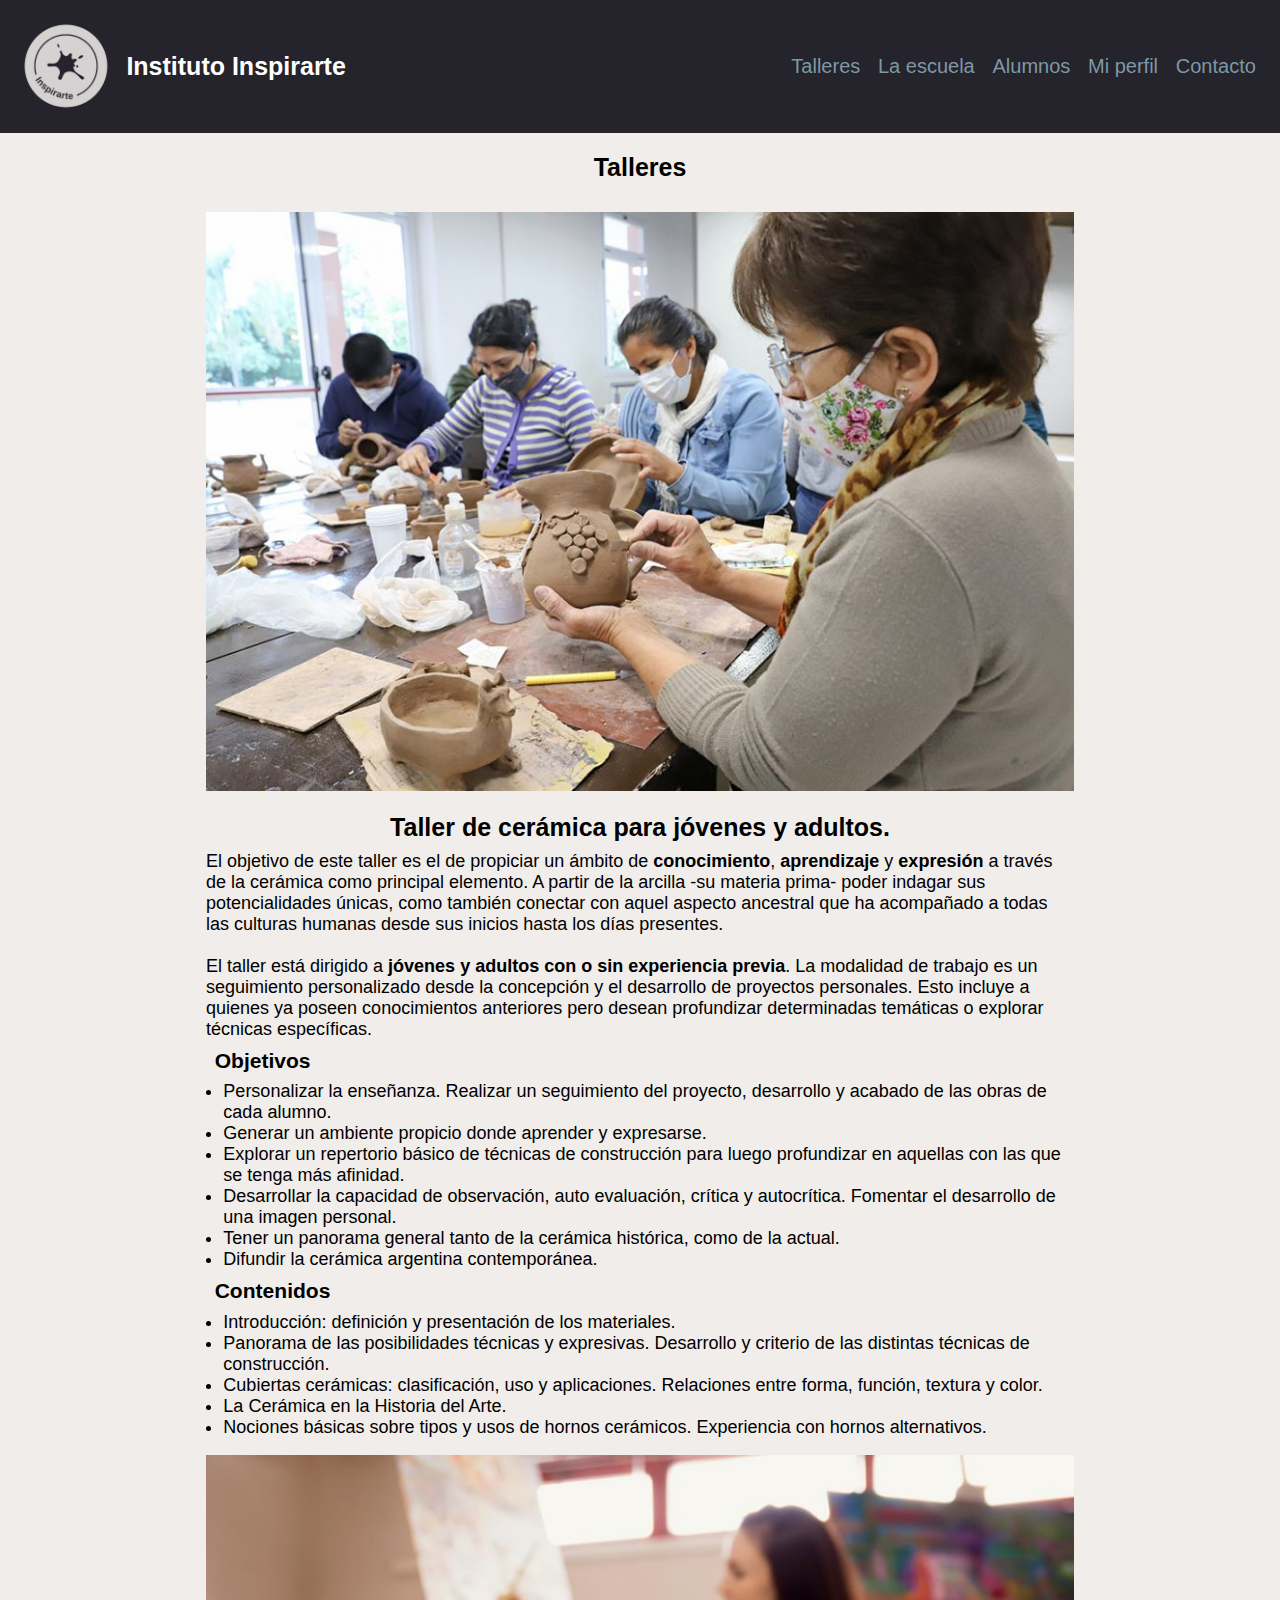
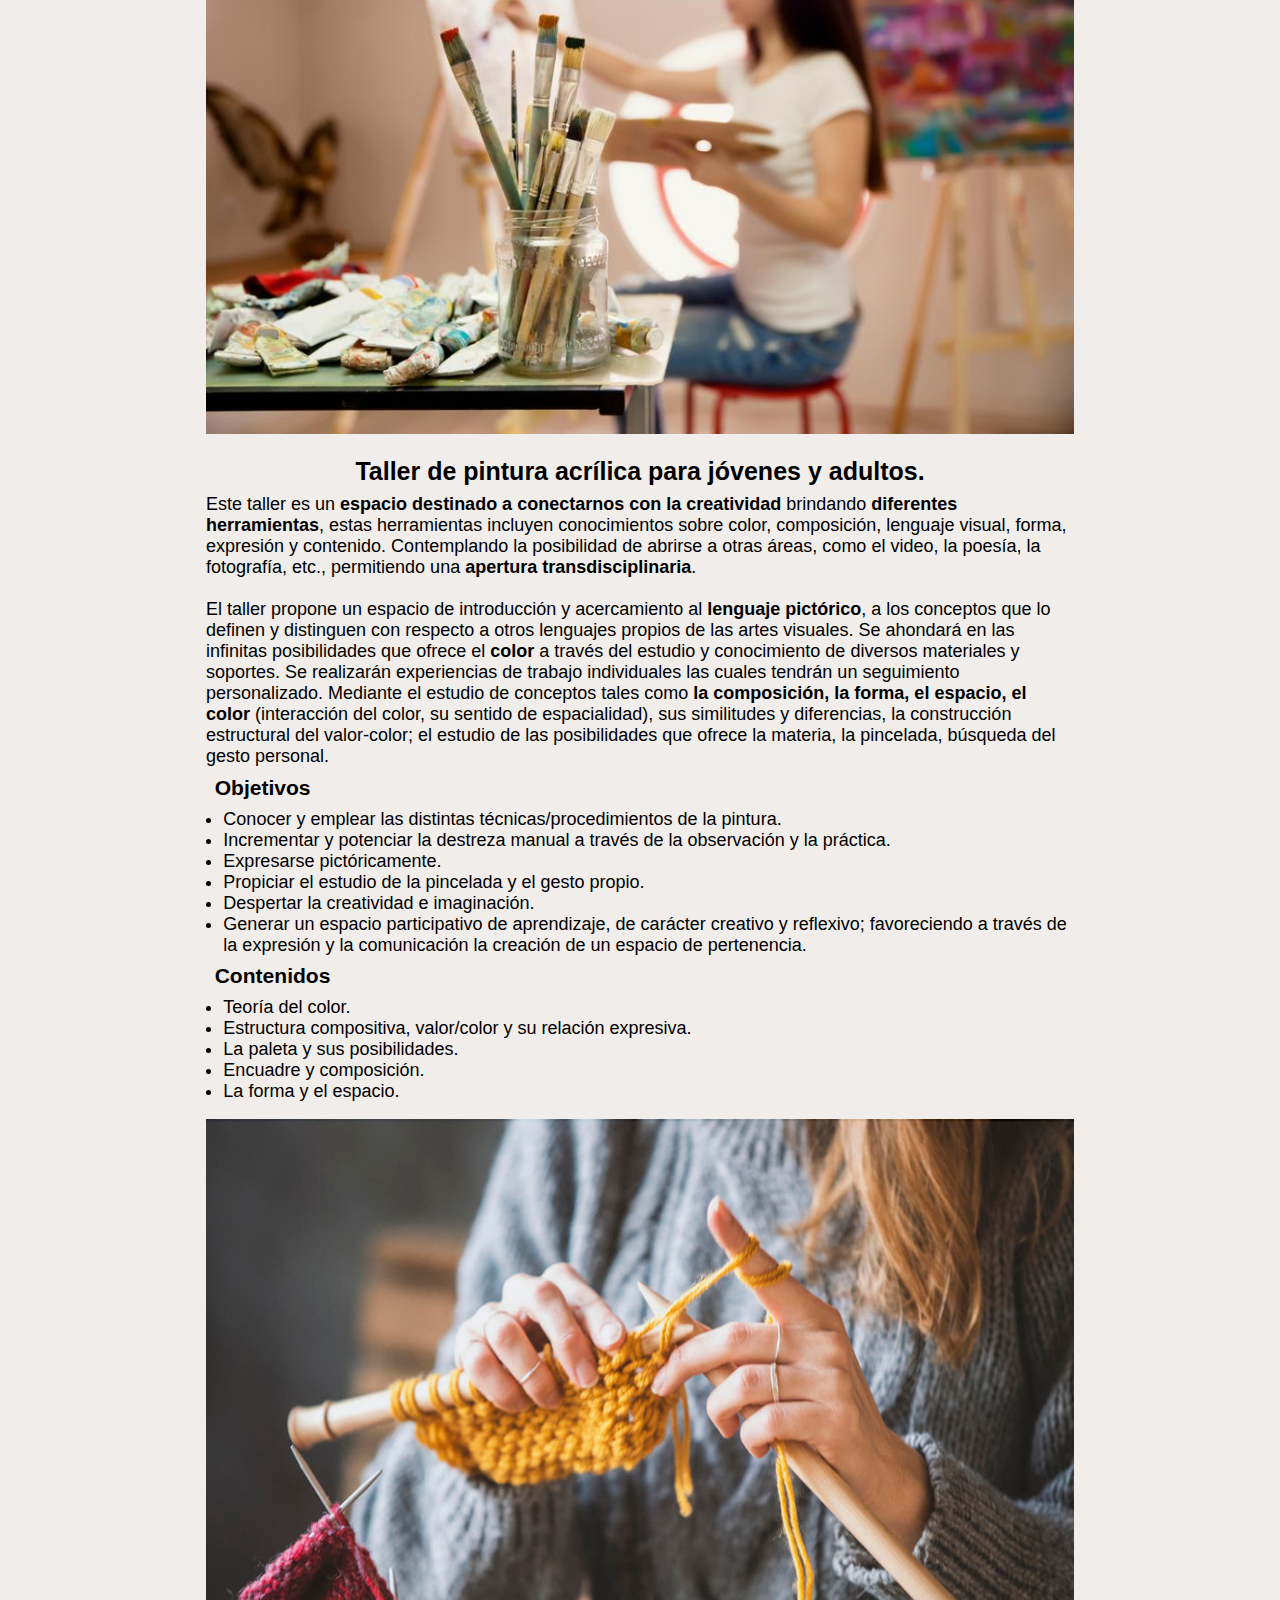
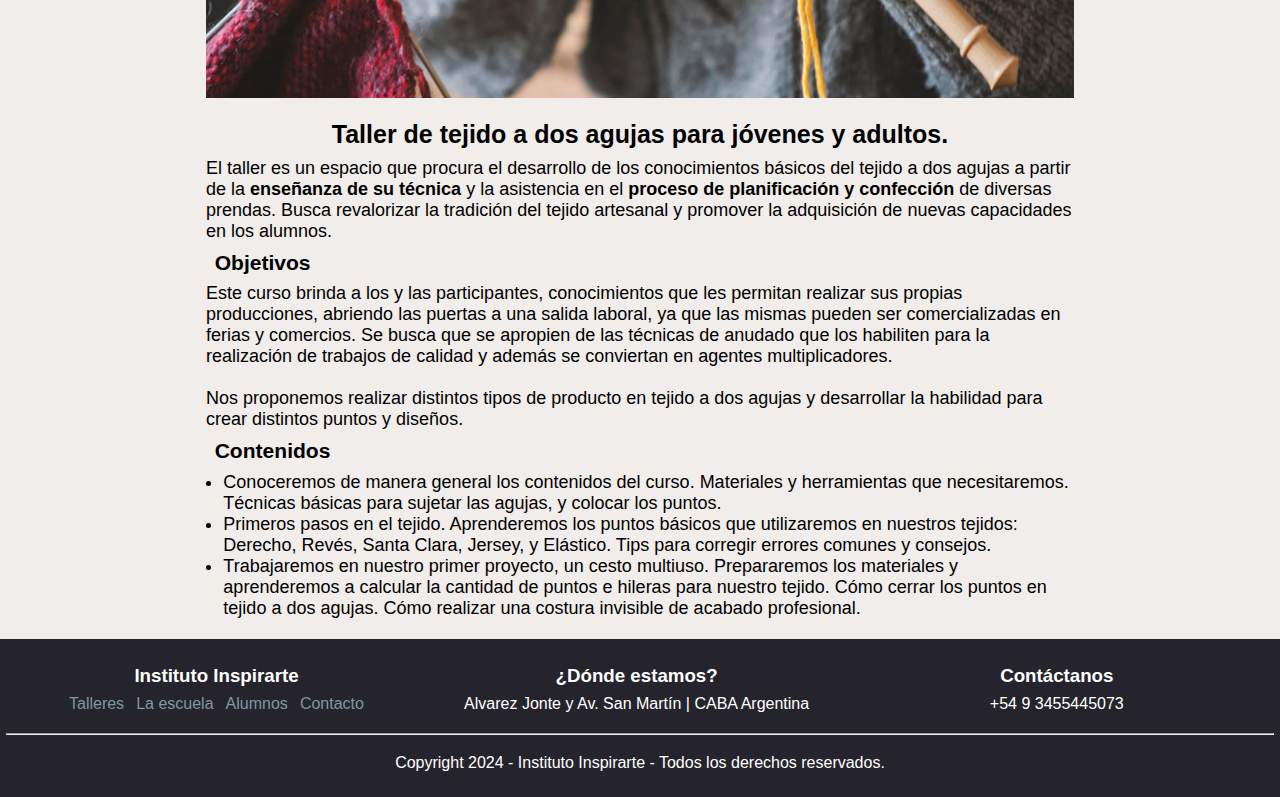
<file: talleres2.html>
<!DOCTYPE html>
<html lang="en">
<head>
   
    <title>Talleres</title>
    <link rel="stylesheet" href="CSS/style.css" />
    <meta name="viewport" content="width=device-width, initial-scale=1.0">
</head>
<body>
    <header class="flex">
        <div class="flex">
          <img src="image/logo.png" class="logo" alt="Logo"/>
     
          <a href="index.html"><h1 class="titulo">Instituto Inspirarte</h1></a>
        </div>
         
         <nav class="navbar flex">
             <ul class="flex">
                 <li><a href="talleres.html">Talleres</a></li>
                 <li><a href="la-escuela.html">La escuela</a></li>
                 <li><a href="alumnos.html">Alumnos</a></li>
                 <li><a href="mi-perfil.html">Mi perfil</a></li>
                 <li><a href="contacto.html">Contacto</a></li>
             </ul>
         </nav>
 
     </header>


    <article class="articulo-talleres2 bg-light-grey">
        <h2>Talleres</h2>
        <section  class="primera-seccion-talleres2">
           
            <img src="image/taller-de-ceramica.jpg" alt="Taller de cerámica"/>
           <div>
              <h2>Taller de cerámica para jóvenes y adultos.</h2>
              <p>
                 El objetivo de este taller es el de propiciar un ámbito de <b>conocimiento</b>, <b>aprendizaje</b> y <b>expresión</b> a través de la cerámica como principal elemento.  A partir de la arcilla -su materia prima- poder indagar sus potencialidades únicas, como también conectar con aquel aspecto ancestral que ha acompañado a todas las culturas humanas desde sus inicios hasta los días presentes.
                 <br>
                 <br>
                 El taller está dirigido a <strong>jóvenes y adultos con o sin experiencia previa</strong>. La modalidad de trabajo es un seguimiento personalizado desde la concepción y el desarrollo de proyectos personales. Esto incluye a quienes ya poseen conocimientos anteriores pero desean profundizar determinadas temáticas o explorar técnicas específicas.
              </p>
              <h3>Objetivos</h3>
              <ul>
                   <li>Personalizar la enseñanza. Realizar un seguimiento del proyecto, desarrollo y acabado de las obras de  cada alumno.</li> 
                   <li>Generar un ambiente propicio donde aprender y expresarse.</li> 
                   <li>Explorar un repertorio básico de técnicas de construcción para luego profundizar en aquellas con las  que se tenga más afinidad.</li> 
                   <li>Desarrollar la capacidad de observación, auto evaluación, crítica y autocrítica. Fomentar el desarrollo de una imagen personal.</li> 
                   <li>Tener un panorama general tanto de la cerámica histórica, como de la actual.</li> 
                   <li>Difundir la cerámica argentina contemporánea.</li> 
              </ul>
              <h3>Contenidos</h3>
              <ul>
                  <li>Introducción: definición y presentación de los materiales.</li>
                  <li>Panorama de las posibilidades técnicas y expresivas. Desarrollo y criterio de las distintas técnicas de construcción.</li>
                  <li>Cubiertas cerámicas: clasificación, uso y aplicaciones. Relaciones entre  forma, función, textura y color.</li>
                  <li>La Cerámica en la Historia del Arte.</li>
                  <li>Nociones básicas sobre tipos y usos de hornos cerámicos. Experiencia con hornos alternativos.</li>
              </ul>
           </div>
        </section>
        <section  class="primera-seccion-talleres2">
            
            <img src="image/taller_de_pintura.jpeg" alt="Taller de pintura"/>
            <div>
              <h2>Taller de pintura acrílica para jóvenes y adultos.</h2>
              <p>
                  Este taller es un <strong>espacio destinado a conectarnos con la creatividad</strong> brindando <b>diferentes herramientas</b>, estas herramientas incluyen conocimientos sobre color, composición, lenguaje visual, forma, expresión y contenido. Contemplando la posibilidad de abrirse a otras áreas, como el video, la poesía, la fotografía, etc., permitiendo una <strong>apertura transdisciplinaria</strong>.
                  <br>
                  <br>
                  El taller propone un espacio de introducción y acercamiento al <b>lenguaje pictórico</b>, a los conceptos que lo definen y distinguen con respecto a otros lenguajes propios de las artes visuales. Se ahondará en las infinitas posibilidades que ofrece el <b>color</b> a través del estudio y conocimiento de diversos materiales y soportes. Se realizarán experiencias de trabajo individuales las cuales tendrán un seguimiento personalizado. Mediante el estudio de conceptos tales como <b>la composición, la forma, el espacio, el color</b> (interacción del color, su sentido de espacialidad), sus similitudes y diferencias, la construcción estructural del valor-color; el estudio de las posibilidades que ofrece la materia, la pincelada, búsqueda del gesto personal.
              </p>
              <h3>Objetivos</h3>
              <ul>
                 <li>Conocer y emplear las distintas técnicas/procedimientos de la pintura.</li>
                 <li>Incrementar y potenciar la destreza manual a través de la observación y la práctica.</li>
                 <li>Expresarse pictóricamente.</li>
                 <li>Propiciar el estudio de la pincelada y el gesto propio.</li>
                 <li>Despertar la creatividad e imaginación.</li>
                 <li>Generar un espacio participativo de aprendizaje, de carácter creativo y reflexivo; favoreciendo a través de la expresión y la comunicación la creación de un espacio de pertenencia.</li>
              </ul> 
              <h3>Contenidos</h3>
              <ul>
                 <li>Teoría del color.</li>
                 <li>Estructura compositiva, valor/color y su relación expresiva.</li>
                 <li>La paleta y sus posibilidades. </li>
                 <li>Encuadre y composición.</li>
                 <li>La forma y el espacio.</li>
              </ul>


        
            </div>
        </section>
        <section class="primera-seccion-talleres2">
            
            <img src="image/taller_de_tejido.jpeg" alt="Taller de tejido"/>
            <div>
              <h2>Taller de tejido a dos agujas para jóvenes y adultos.</h2>
              <p>El taller es un espacio que procura el desarrollo de los conocimientos básicos del tejido a dos agujas a partir de la <strong>enseñanza de su técnica</strong> y la asistencia en el <strong>proceso de planificación y confección</strong> de diversas prendas. Busca revalorizar la tradición del tejido artesanal y promover la adquisición de nuevas capacidades en los alumnos.</p>
              <h3>Objetivos</h3>
              <p>
                 Este curso brinda a los y las participantes, conocimientos que les permitan realizar sus propias producciones, abriendo las puertas a una salida laboral, ya que las mismas pueden ser comercializadas en ferias y comercios. Se busca que se apropien de las técnicas de anudado que los habiliten para la realización de trabajos de calidad y además se conviertan en agentes multiplicadores.
                  <br>
                  <br>
                 Nos proponemos realizar distintos tipos de producto en tejido a dos agujas y desarrollar la habilidad para crear distintos puntos y diseños.
              </p>
               <h3>Contenidos</h3>
               <ul>
                  <li> Conoceremos de manera general los contenidos del curso. Materiales y herramientas que necesitaremos. Técnicas básicas para sujetar las agujas, y colocar los puntos.</li>
                  <li>Primeros pasos en el tejido. Aprenderemos los puntos básicos que utilizaremos en nuestros tejidos: Derecho, Revés, Santa Clara, Jersey, y Elástico. Tips para corregir errores comunes y consejos.</li>
                  <li>Trabajaremos en nuestro primer proyecto, un cesto multiuso. Prepararemos los materiales y aprenderemos a calcular la cantidad de puntos e hileras para nuestro tejido. Cómo cerrar los puntos en tejido a dos agujas. Cómo realizar una costura invisible de acabado profesional.</li>
               </ul>
           
           
           
            </div>

        </section>
    
        
    </article>














    <footer class="flex">
        <div class="flex">
            <section class="seccion-footer">
                <h3>Instituto Inspirarte</h3>
                <nav>
                    <a href="talleres.html">Talleres</a>
                    <a href="la-escuela.html">La escuela</a>
                    <a href="alumnos.html">Alumnos</a>
                    <a href="contacto.html">Contacto</a>
                </nav>
            
            </section>
            <section class="seccion-footer">
                <h3>¿Dónde estamos?</h3>
                <p>Alvarez Jonte y Av. San Martín | CABA Argentina</p>
            </section>
        
            <section class="seccion-footer">
                <h3>Contáctanos</h3>
                <p>+54 9 3455445073</p>
            </section>
        </div>   
        
        <div>
            <hr>
            <p class="copy">Copyright 2024 - Instituto Inspirarte - Todos los derechos reservados.</p>
        </div>
        
        
        </footer>





























</body>
</html>
</file>
<file: CSS/style.css>
* {
    margin: 0;
    padding: 0;
    font-family: "Quicksand", sans-serif;
  font-optical-sizing: auto;
  font-style: normal;
}


.material-symbols-outlined {
  font-variation-settings:
  'FILL' 0,
  'wght' 400,
  'GRAD' 0,
  'opsz' 24
}

header{
    background-color: #25232B;
    color:white;
    padding: 0.5%;
    justify-content: space-between;
    align-items: center;
}

header div {
    align-items: center;
}

.titulo{
    color:white;
    font-size: 25px;
}
.titulo:hover{
    color:#7e98a5;
}

.navbar ul {
    width: 500px;
    height: 90px;
    justify-content: space-evenly;
    list-style: none;
    align-items: center;
    font-size: 20px; 
}
.navbar li a:hover, footer a:hover {
color: white;
}

footer {
    background-color: #25232B;
    color:white;
    padding: 0.5%;
    flex-direction: column;
}

footer a {
    color:#7e98a5;
    padding: 1%;
}

footer nav {
    justify-content: center;
}

footer div:last-child{
    text-align: center;
}

a {
    text-decoration: none;
}

a h1 {
    color:black;
}
header a {
    color:#7e98a5;
}


.seccion-footer{
    width: 30%;
    margin:20px;
    text-align: center;
}

.seccion-footer h3 {
    padding-bottom: 2%;
} 

.div-a {
    font-size: 20px;
    font-weight: 600;
    color:#ffffff;
    background-color: #17597a;
    padding: 10px;
    border-radius: 20px; 
}
.div-a:hover, button:hover  {
    color:#17597a;
    background-color: transparent;  
    border: 2px solid #17597a;
    text-shadow:1px 1px 3px #17597a;
}
.button-white:hover, .registrarse:hover {
    color:white;
    background-color: transparent;  
    border: 2px solid white;
    text-shadow:1px 1px 3px white;
}
.div-aa{
    text-align: center;
    margin: 20px;
}

.articulo1 {
    padding: 20px;
    flex-direction: column;
}

.articulo1 > div {
   justify-content: center;
 }

.articulo1 h2 {
    text-align: center;
}

.primera-seccion {
    width: 30%;
    background-color: white;
    margin: 1%;
    border-style: outset;
    border-width: 1.5px;
    border-color: rgba(0, 0, 0, 0.329);
    
}

.primera-seccion a {
    font-size: 18px;
    color: #17597a;
}
.primera-seccion a:hover, .primera-seccion-talleres a:hover{
    text-decoration: underline;
}
.primera-seccion div {
    padding: 2%;
    text-align: center;
}
.primera-seccion div p{
    font-size: 17px;
}

article section img {
    width: 100%;

}
.articulo2 {
    justify-content: space-evenly;
    align-items: center;
}

.nuestra-escuela {
    width: 48%;
    display: inline-block;
    padding:1.5%;
}
.nuestra-escuela h2 {
    text-align: center;
    padding-bottom: 1.5%;
}
.nuestra-escuela p {
    font-size: 18px;
}
.nuestra-escuela div {
    text-align: center;
    font-size: 20px;
    line-height: 20px;
}
.nuestra-escuela2 h2 {
    padding-top: 1%;
    padding-bottom: 1%;
}
.imagen-escuela {
    width: 48%;
    display: inline-block;
}

.articulo3{
    padding: 40px;
}
.articulo3 h2 {
    text-align: center;
    padding-bottom: 1.5%;
}
.articulo3 div {
    text-align: center;
    font-size: 20px;
}

.seccion-opiniones {
    width:60%;
    background-color: white;
    padding: 2%;
    margin: auto;
    margin-bottom: 30px;
    border-style: outset;
    border-width: 1.5px;
    border-color: rgba(0, 0, 0, 0.329);
    font-size: 18px;

}
.seccion-opiniones h4 {
    font-size: 16px;
    padding-top: 1%;
    padding-bottom: 1%;
}
.lighter {
    font-weight: lighter;
    font-size: 16px;
    padding-top: 0.5%;
    padding-bottom: 0.5%;
}
#color-borde1{
    border-left-style: solid ;
    border-left-color: #a4c0ce;
    border-left-width: 10px;
}
#color-borde2{
    border-left-style: solid ;
    border-left-color: #daa3a3;
    border-left-width: 10px;
}
#color-borde3{
    border-left-style: solid ;
    border-left-color: #92c9ad;
    border-left-width: 10px;
}
#color-borde4{
    border-left-style: solid ;
    border-left-color: #a4c0ce;
    border-left-width: 10px;
}

.seccion-creaciones {
    margin-bottom: 20px;
}
.articulo4 {
    padding: 20px;
    flex-direction: column;
}
.articulo4 h2 {
    text-align: center;
    padding-bottom: 1.5%;
}
.articulo4 div {
    text-align: center;
    font-size: 20px;
    justify-content: center;
}

.bg-light-grey {
    background-color: rgba(238, 234, 230, 0.856);
}

.bg-grey {
    background-color: rgba(134, 127, 117, 0.767);
}
.articulo-talleres {
    padding: 20px;
}
.articulo-talleres2 {
    padding: 20px;
}

.articulo-talleres h2 {
    text-align: center;
    padding-bottom: 1%;
}

.articulo-talleres2 h2 {
    text-align: center;
    padding-bottom: 1%;
    font-size: 25px;
}
.articulo-talleres2 h3 {
    padding: 1%;
}
.articulo-talleres2 img {
    margin-top: 2%;
    margin-bottom: 2%;
}

.articulo-talleres2 ul {
    padding-left: 2%;
}
.primera-seccion-talleres {
    width: 50%;
    background-color: white;
    margin:auto;
    margin-bottom: 20px;
    border-style: outset;
    border-width: 1.5px;
    border-color: rgba(0, 0, 0, 0.329);
}

.primera-seccion-talleres div {
    padding: 2%;
    text-align: center;
   
}

.primera-seccion-talleres a {
    font-size: 20px;
    color:#17597a;
    font-weight: bold;
}

.primera-seccion-talleres div p{
    font-size: 18px;
}

.primera-seccion-talleres2 {
    width: 70%;
    margin:auto;
    font-size: 18px;
}

.nuestra-escuela2 {
    width: 70%;
    padding:1.5%;
    margin: auto;
}
.nuestra-escuela2 h2 {
    text-align: center;
}
.nuestra-escuela2 p {
    font-size: 18px;
}
.imagen-escuela2 {
    width: 60%;
    margin: auto;
}

.flex {
    display: flex;
}

.logo {
    width: 120px;
    height: 120px;
}
.copy {
    padding: 1.5%;
}

.bg-blue {
    background-color: #25232B;
}

.bg-white {
    background-color: white;
}

.img-contact {
    height: 313px;
    background-image: url(../image/banner-contacto.jpg);
    background-size: cover;
    justify-content: center;
    align-items: center;
}
.img-contact h1 {
    color: white;
    text-transform: uppercase;
    text-shadow: 1px 1px black;
    font-size: 36px;
    font-weight: 700;
    
}
.img-perfil {
    height: 313px;
    background-image: url(../image/banner-perfil.jpg);
    background-size: cover;
    justify-content: center;
    align-items: center;
}
.img-perfil h1 {
    color: white;
    text-transform: uppercase;
    text-shadow: 1px 1px black;
    font-size: 36px;
    font-weight: 700;
    
}

.container-white {
width: 55%;
padding: 2%;
}

.container-white2 {
    width: 40%;
    padding: 2%;

}

.container-blue {
    width: 25%;
    padding: 2%;
    color: white;
    flex-direction: column;

}
.container-blue2 {
    width: 40%;
    padding: 2%;
    color: white;
}

form div {
    padding: 1%;
}

.form-title {
    padding-left: 1%;
    font-size: 15px;
}
.form-title2 {
    padding-left: 1%;
    font-size: 15px;
    padding-bottom: 20%;
}

.contact {
justify-content: center;
padding: 2%;
}

.box-info {
    justify-content: space-between;
}

.box-info2 {
   flex-direction: column;
}

input, select {
    width: 100%;
    border: none;
    border-bottom: 1px solid #25232B;
    padding-bottom: 2%;
    outline: none;
}

.input-blue {
    width: 100%;
    border: none;
    padding: 1.5%;
    outline: none;
}

.info {
    flex-basis: 45%;
}

textarea {
    width: 100%;
    outline: none;

}

label {
    margin-bottom: 6px;
    display: block;
    font-weight: 600;
    padding-bottom: 1%;
}

button {
    width: 100px;
    height: 35px;
    color:#ffffff;
    background-color: #17597a;
    border-radius: 30px;
    border: none;
    outline: none;
    font-weight: 600;
    font-size: 16px;
}

.registrarse {
    width: 120px;
}
.icon {

    padding-right: 2%;
}

.info-contact {
    padding-top: 10%;
    padding-bottom: 10%;
}

.box-info-icons {
    padding-top: 20%;
}
.maps {
    justify-content: center;
}
.maps img {
    width: 85%;
    padding-bottom: 2%;
}

@media screen and (max-width: 425px) {
    header, header div{
        flex-direction: column;
    }
    .titulo{
        font-size: 24px;
    }
    .navbar ul {
        flex-wrap: wrap;
        flex-direction: column;
        padding-top: 2%; 
    }
    .articulo1 > div {
        flex-direction: column;
    }
    .primera-seccion, .nuestra-escuela, .imagen-escuela, .seccion-opiniones {
        width: 100%;
    }
    .articulo2 {
        flex-direction: column-reverse;
    }

    .nuestra-escuela p {
        padding: 4%;
    }
   
    .articulo3 h2 {
        padding-bottom: 4%;
    }
    
    .articulo4 div, footer nav {
        flex-direction: column;
    }
    
    .primera-seccion-talleres, .primera-seccion-talleres2, .imagen-escuela2 {
        width: 100%;
    }
   
    .primera-seccion-talleres2 h2, .nuestra-escuela2 p {
    padding-bottom: 4%;
    }
    .primera-seccion-talleres2 ul {
        padding-left: 6%;
    }

    .img-perfil, .img-contact {
        height: 200px;
    }
    .contact {
        flex-direction: column;
        align-items: center;
    }
    .container-white2, .container-blue2 {
        width: 100%;
        margin-top: 4%;
    }
    
    .container-white, .container-blue {
        width: 100%;
    }

    .info-contact {
        padding-top: 5%;
        padding-bottom: 5%;
    }
    .form-title2 {
        padding-bottom: 2%;
    }
    .maps img {
        width: 100%;
        padding-bottom: 0;
    }





  
   

}
</file>
